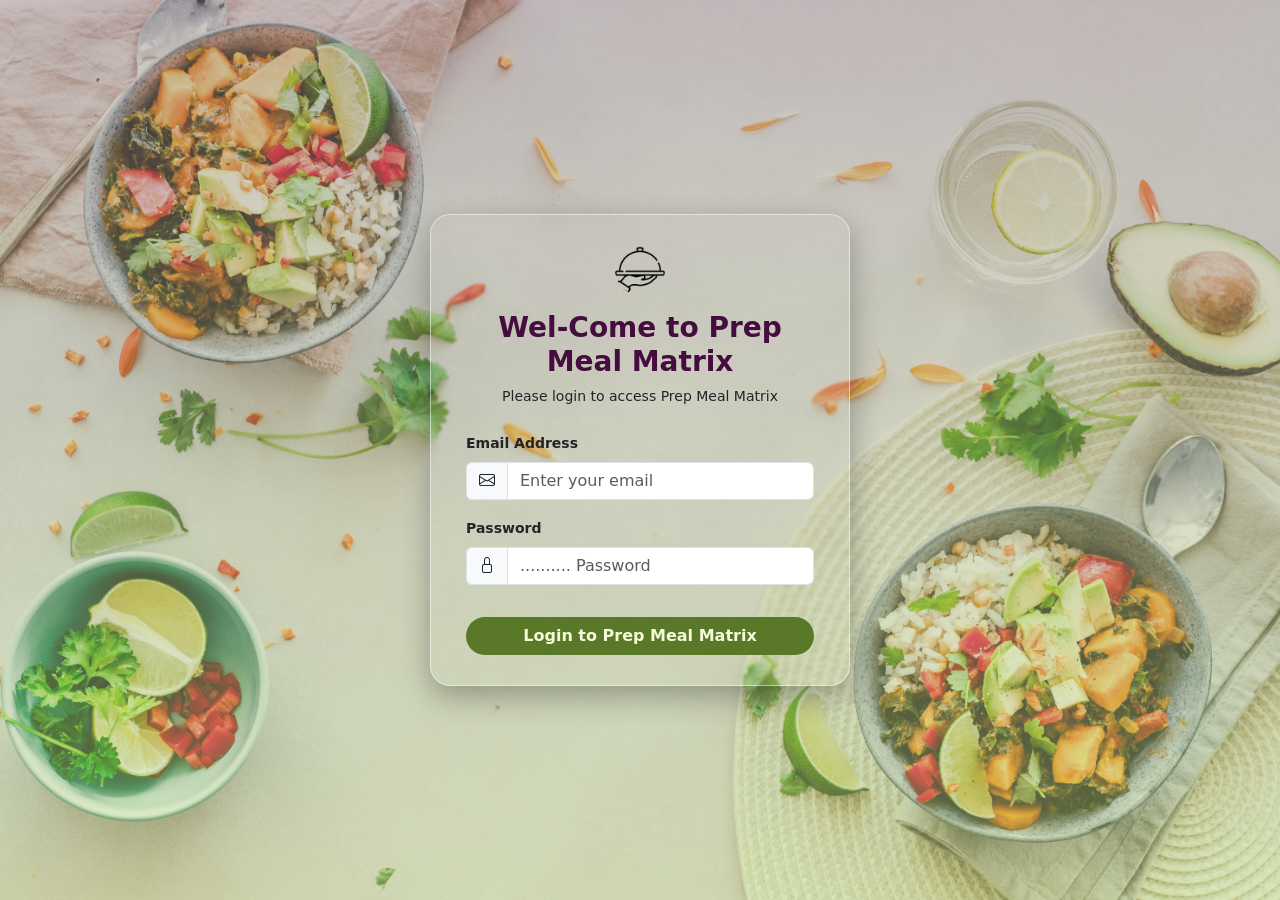
<file: index.html>
<!DOCTYPE html>
<html lang="en">
<head>
    <meta charset="UTF-8">
    <meta name="viewport" content="width=device-width, initial-scale=1.0">
    <link rel="icon" type="image" href="login icon (2).png">
     
     <!-- Bootstrap links -->
    <link href="https://cdn.jsdelivr.net/npm/bootstrap@5.0.2/dist/css/bootstrap.min.css" rel="stylesheet" integrity="sha384-EVSTQN3/azprG1Anm3QDgpJLIm9Nao0Yz1ztcQTwFspd3yD65VohhpuuCOmLASjC" crossorigin="anonymous">
    <link rel="stylesheet" href="https://cdn.jsdelivr.net/npm/bootstrap-icons@1.11.3/font/bootstrap-icons.min.css">
    <!-- css link -->
     <link rel="stylesheet" href="index.css">
    <title>Login-Mealplaner</title>
 
</head>
<body>
    <div class="login-card text-center">
        <!-- logo  -->
        <img src="Logo Icons (3).png" alt="company logo" class="rounded-pill mb-3">
        <h3 class="fw-bold">Wel-Come to Prep Meal Matrix</h3>
        <p class="small mb-4">Please login to access Prep Meal Matrix</p>

        <!-- form banava mate and Action attribute -->
         <form action="MealPlaner.html" method="get">
            <div class="mb-3 text-start">
                <label class="form-label small fw-bold">Email Address</label>
                <div class="input-group">
                    <span class="input-group-text">
                        <i class="bi bi-envelope"></i>
                    </span>
                    <input class="form-control" type="email" placeholder="Enter your email" required>
                </div>
            </div>
            <div class="mb-3 text-start">
                <label class="form-label small fw-bold">Password</label>
                <div class="input-group">
                    <span class="input-group-text">
                        <i class="bi bi-lock"></i>
                    </span>
                    <input class="form-control" type="password" placeholder=".......... Password" required>
                </div>
            </div>
            <!-- submit button je click karva thi website open thase -->
            <button type="submit" class="btn login-btn w-100  rounded-pill mt-3">Login to Prep Meal Matrix</button>
         </form>
    </div>
</body>
</html>
</file>
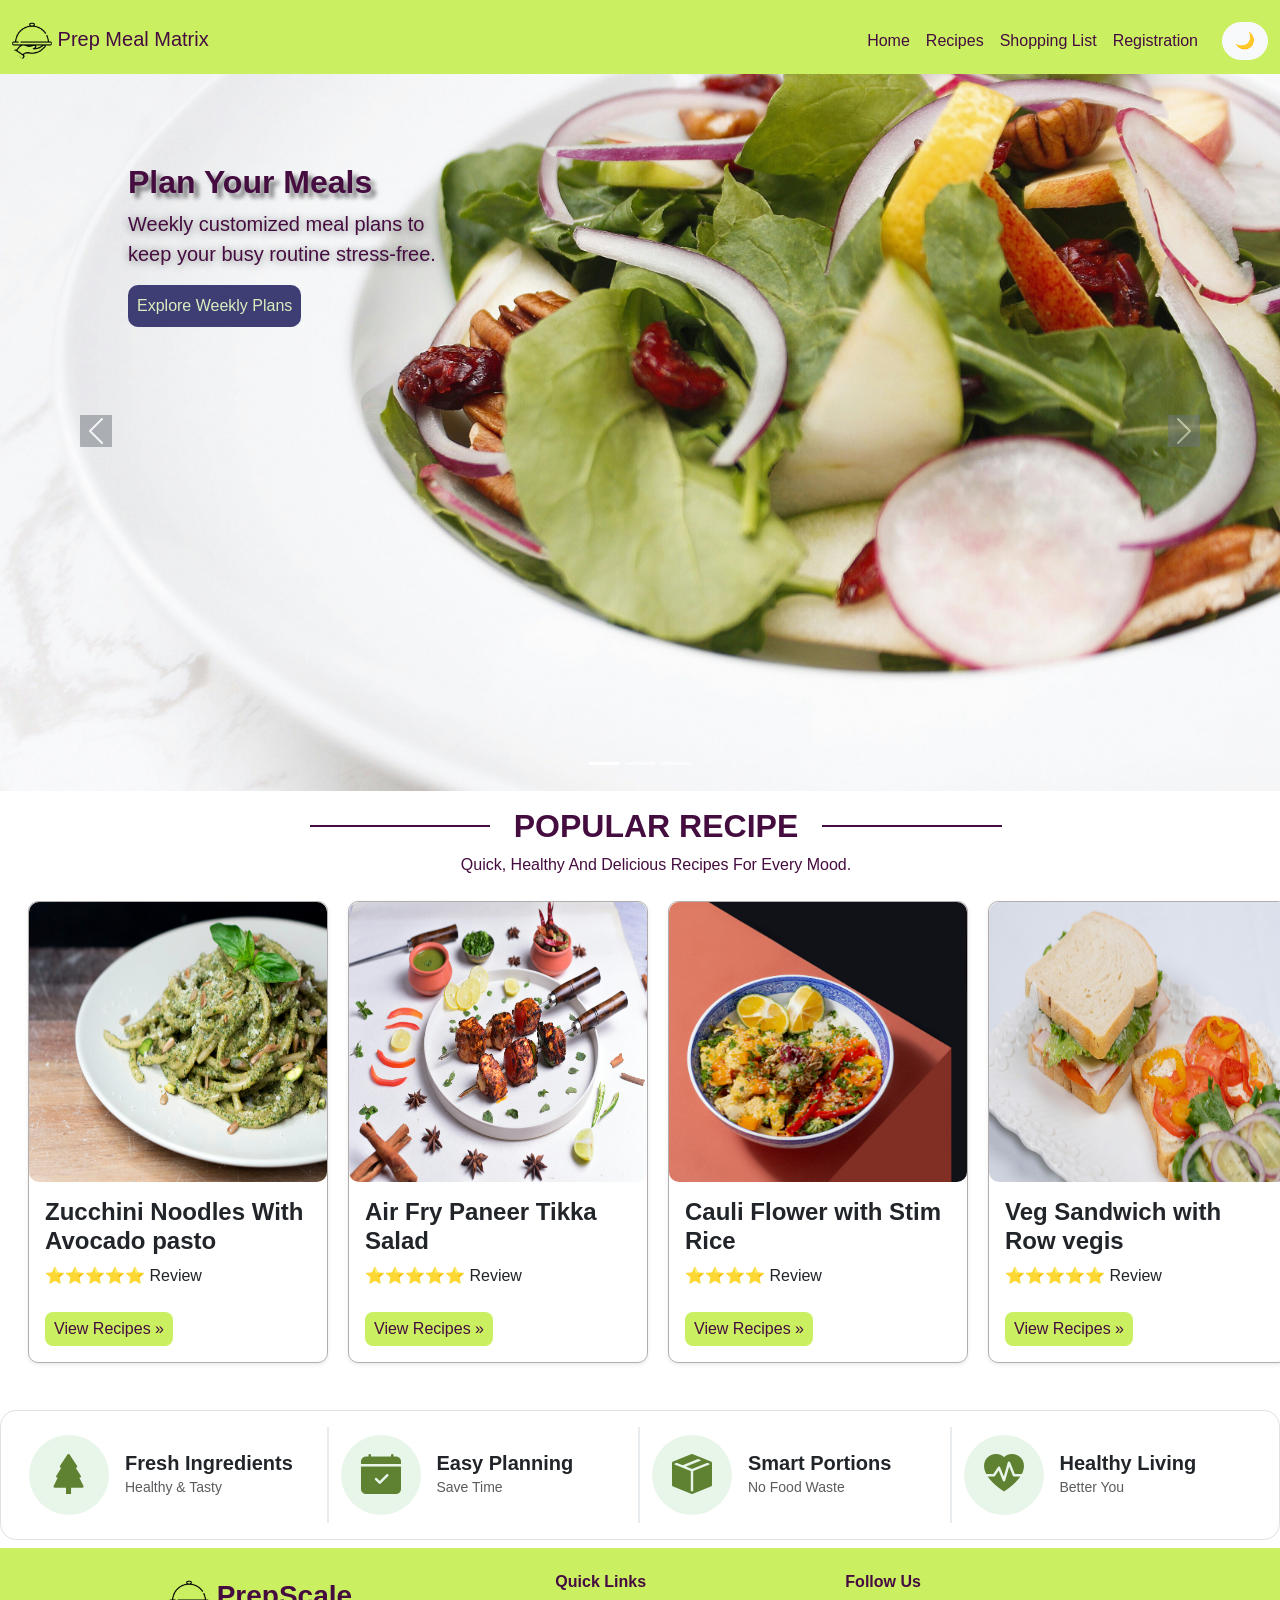
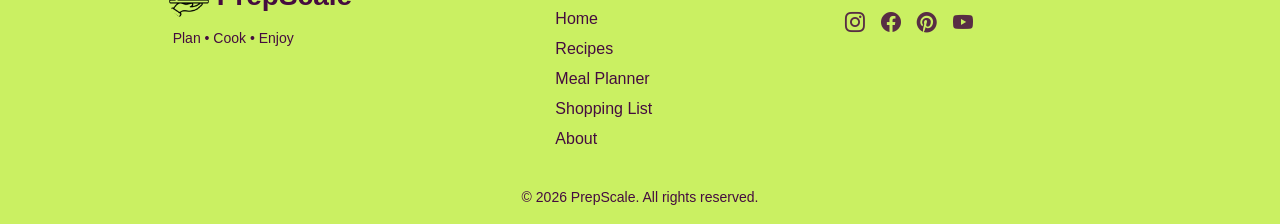
<file: MealPlaner.html>
<!DOCTYPE html>
    <html lang="en">
    <head>
        <meta charset="UTF-8">
        <meta name="viewport" content="width=device-width, initial-scale=1.0">
        <link rel="icon" type="image" href="logo icon 1.png">
        <!-- Bootstrap links -->
        <link href="https://cdn.jsdelivr.net/npm/bootstrap@5.0.2/dist/css/bootstrap.min.css" rel="stylesheet" integrity="sha384-EVSTQN3/azprG1Anm3QDgpJLIm9Nao0Yz1ztcQTwFspd3yD65VohhpuuCOmLASjC" crossorigin="anonymous">
        <link rel="stylesheet" href="https://cdn.jsdelivr.net/npm/bootstrap-icons@1.11.3/font/bootstrap-icons.min.css">
        <!-- mealplaner css ni link -->
        <link rel="stylesheet" href="MealPlaner.css">
        <title>Prep Meal Matrix</title>
    </head>
    <body>
    <!-- navbar  -->
    <nav class="navbar navbar-expand-lg navbar-dark bg-color pt-lg-3 fixed-top">
        <div class="container-fluid">
            <a class="navbar-brand" href="#">
                <img src="Logo Icons (3).png" alt="Logo" style="width:40px;" class="rounded-pill">
                Prep Meal Matrix </a>
            <button class="navbar-toggler" type="button" data-bs-toggle="collapse" data-bs-target="#myNavbar">
                <span class="navbar-toggler-icon"></span>
            </button>
            <div class="collapse navbar-collapse" id="myNavbar">
                <ul class="navbar-nav ms-auto mb-2 mb-lg-0">
                    <li class="nav-item dropdown">
                        <a class="nav-link" href="#" role="button" data-bs-toggle="dropdown">Home</a>
                        <!-- Dropdown mate ul lagavyo che -->
                        <ul class="dropdown-menu">
                            <li class="dropdown-item"><a href="#home-section" class="dropdown-link">Home</a></li>
                            <li class="dropdown-item"><a href="#about-section" class="dropdown-link" data-bs-toggle="collapse">About Us</a></li>
                            <li class="dropdown-item"><a href="#contact-section" class="dropdown-link" data-bs-toggle="collapse">Contact Us </a></li>
                        </ul>
                    </li>
                    <li class="nav-item">
                        <a class="nav-link" href="./PagesFolder/RecipesMealplaner.html">Recipes</a>
                    </li>
                    <li class="nav-item">
                        <a class="nav-link" href="./PagesFolder/ShoppingMealplaner.html">Shopping List</a>
                    </li>
                    <li class="nav-item">
                        <a class="nav-link" href="./PagesFolder/RegistrationForm.html">Registration</a>
                    </li>
                </ul>
                <!-- Theme Button -->
                <button class="btn btn-light rounded-pill ms-lg-3" data-bs-toggle="tooltip" title="Light/Dark Theam">
                    🌙
                </button>
            </div>
        </div>
    </nav>

    <!-- 1st Hero Section -->
    <section class="hero mt-5">
        <div class="container-fluid p-0">
            <!-- Carousel -->
            <div id="slidbar" class="carousel slide mt-2" data-bs-ride="carousel">
                <!-- Indicators and dots je left and right ma arow aavse and bottom ma dots aave te -->
                <div class="carousel-indicators">
                    <button class="active" type="button" data-bs-target="#demo" data-bs-slide-to="0"></button>
                    <button type="button" data-bs-target="#slidbar" data-bs-slide-to="1"></button>
                    <button type="button" data-bs-target="#slidbar" data-bs-slide-to="2"></button>
                </div>
                <!-- The slideshow/carousel image je slid karta show thase te -->
                <div class="carousel-inner">
                        <div class="carousel-item active">
                            <img src="hero section img (6).jpg" class="carousel-img img-fluid" alt="diet bowl img">
                            <div class="carousel-caption flex-column justify-content-center align-items-center">
                                <h2>Plan Your Meals</h2>
                                <p>Weekly customized meal plans to <br> keep your busy routine stress-free.</p>
                                <a href="#" class="btn btn-sm p-2">Explore Weekly Plans</a>
                            </div>
                        </div>
                        <div class="carousel-item">
                            <img src="hero section img (9).jpg" class="carousel-img img-fluid" alt="diet meal img">
                            <div class="carousel-caption flex-column justify-content-center align-items-center">
                                <h2>Eat Fresh, Stay Healthy</h2>
                                <p>Balanced, nutritious, and delicious <br> recipes tailored for your body.</p>
                                <a href="#" class="btn btn-sm p-2">View Healthy Recipes</a>
                            </div>
                        </div>
                        <div class="carousel-item">
                            <img src="hero section img (8).jpg" class="carousel-img img-fluid" alt="diet meal img">
                            <div class="carousel-caption flex-column justify-content-center align-items-center">
                                <h2>Smart Cooking, Zero Food Waste</h2>
                                <p>Organized grocery lists to help you save <br> money and cook smartly.</p>
                                <a href="#" class="btn btn-sm p-2">Get Started Free</a>
                            </div>
                        </div>
                    <!-- Left and right controls/icons  button je aerrow type batavse -->
                        <button class="carousel-control-prev " type="button" data-bs-target="#slidbar" data-bs-slide="prev">
                            <span class="carousel-control-prev-icon bg-secondary"></span>
                        </button>
                        <button class="carousel-control-next" type="button" data-bs-target="#slidbar" data-bs-slide="next">
                            <span class="carousel-control-next-icon bg-secondary"></span>
                        </button>
                    </div>
            </div>
        </div>
    </section>

    <!-- card section  -->
    <section>
        <div class="container-fluid m-3">
            <div class="d-flex justify-content-center align-items-center m-2">
                <!-- span ane h2 na class ma line and linefont name che css ma style aapva mate aapiyu che  -->
                <span class=" line d-inline-block"></span>
                <h2 class=" linefont px-4 mb-0 text-uppercase fw-bold text-center">Popular Recipe</h2>
                <span class=" line d-inline-block"></span>
            </div>
            <p class="text-center linefont mb-4">Quick, Healthy And Delicious Recipes For Every Mood.</p>
            <!-- Cards Grid Row (Responsive Columns) -->
            <div class="row ">
                <!-- first card -->
                 <div class="col-12 col-sm-6 col-lg-3">
                    <div class="card h-80 shadow-sm ">
                        <img src="Zucchini Noodles with Avocado Pesto (2).jpg" class="card-img-top" alt="recipes image">
                        <div class="card-body d-flex flex-column justify-content-between">
                            <div>
                                <h4 class="card-title fw-bold"> Zucchini Noodles With Avocado pasto</h4>
                                <p class="card-text mb-2"><span>⭐⭐⭐⭐⭐</span> Review</p>
                            </div>
                            <a href="./PagesFolder/All Recipes page/Zuc Noodles.html" class="btn btn-sm mt-3 align-self-start"> View Recipes &raquo;</a>
                        </div>
                    </div>
                </div>    
                <!-- second card -->
                 <div class="col-12 col-sm-6 col-lg-3">
                     <div class="card h-80 shadow-sm ">
                        <img src="Air-Fryer Paneer Tikka & Salad (3).jpg" class="card-img-top" alt="recipes image">
                        <div class="card-body d-flex flex-column justify-content-between">
                            <div>
                               <h4 class="card-title fw-bold"> Air Fry Paneer Tikka Salad</h4>
                               <p class="card-text  mb-2"><span>⭐⭐⭐⭐⭐</span> Review</p>
                            </div>
                            <a href="/PagesFolder/All Recipes page/Fry Paneer.html" class="btn btn-sm mt-3 align-self-start"> View Recipes &raquo;</a>
                        </div>
                    </div>
                </div>
                <!-- third card -->
                 <div class="col-12 col-sm-6 col-lg-3">
                    <div class="card  h-80 shadow-sm">
                       <img src="Cauliflower Rice & Stir-Fry Veggies.jpg" class="card-img-top" alt="recipes image">
                       <div class="card-body  d-flex flex-column justify-content-between">
                            <div>
                               <h4 class="card-title fw-bold"> Cauli Flower with Stim Rice</h4>
                               <p class="card-text mb-2"><span>⭐⭐⭐⭐</span>  Review</p>
                           </div>
                           <a href="/PagesFolder/All Recipes page/Cauli Flower.html" class="btn btn-sm mt-3 align-self-start"> View Recipes &raquo;</a>
                       </div>
                    </div>
                </div>
                <!-- fourth div -->
                 <div class="col-12 col-sm-6 col-lg-3">
                     <div class="card  h-80 shadow-sm">
                        <img src="veg sandwich.jpg" class="card-img-top" alt="recipes image">
                        <div class="card-body d-flex flex-column justify-content-between">
                            <div>
                               <h4 class="card-title fw-bold"> Veg Sandwich with Row vegis</h4>
                               <p class="card-text mb-2"><span>⭐⭐⭐⭐⭐</span> Review</p>
                            </div>
                            <a href="/PagesFolder/All Recipes page/Veg Sandwich.html" class="btn btn-sm mt-3 align-self-start"> View Recipes &raquo;</a>
                        </div>
                    </div>
                </div>
            </div>    
        </div>
    </section>
    

    <!-- third section about contact home  -->

    <section id="home-section" class="hero mt-3">
       
    </section>

    <!-- about section -->
    <section id="about-section" class="collapse py-5 ">
        <div class="container text-center">
            <h2 class="fw-bold mb-3">About Us</h2>
            <p class="mx-auto" style="max-width: 700px;">
                Prep Meal Matrix helps you streamline your weekly meal prep with healthy, balanced, and easy-to-cook recipes. We make meal planning simple, saving you time and avoiding food waste.
            </p>
        </div>
    </section>

    <!-- contact us section -->
   <section id="contact-section" class="collapse py-5 mt-3">
    <div class="container">
        <h2 class="fw-bold text-center mb-4">Contact Us</h2>
        <div class="row justify-content-center">
            <div class="col-md-6">
                <form action="" method="get">
                    <div class="mb-3">
                        <label class="form-label">Name</label>
                        <input type="text" name="full name"  class="form-control" placeholder="Enter Your Name" required>
                    </div>
                    <div class="mb-3">
                        <label class="form-label">Email</label>
                        <input type="email" name="email"  class="form-control" placeholder="name@example.com" required>
                    </div>
                    <div class="mb-3">
                        <label class="form-label">Message</label>
                        <textarea class="form-control" name="message" rows="3" placeholder="Hoe Can we help you?" required></textarea>
                    </div>
                    <button type="submit" class="btn login-btn w-100  rounded-pill mt-3">Submit</button>
                </form>
            </div>
        </div>
    </div>
   </section>


    <!-- section fourth  icon with hading text -->

    <section>
        <div class="container-fluid mt-3">
            <div class="row align-items-center  rounded-4 p-3 border">
                <!-- Fresh Ingrediants -->
                <div class="col-lg-3 col-md-6 d-flex align-items-center border-end-lg py-2">
                    <div class="icon-circle me-3">
                        <i class="bi bi-tree-fill"></i>
                    </div>
                    <div>
                        <h5 class="fw-bold mb-0 text-dark">Fresh Ingredients</h5>
                        <small class="text-muted">Healthy & Tasty</small>
                    </div>
                </div>
                <!-- Esay Plannig -->
                <div class="col-lg-3 col-md-6 d-flex align-items-center border-end-lg py-2">
                    <div class="icon-circle me-3">
                        <i class="bi bi-calendar-check-fill"></i>
                    </div>
                    <div>
                        <h5 class="fw-bold mb-0 text-dark">Easy Planning</h5>
                        <small class="text-muted">Save Time</small>
                    </div>
                </div>
                <!-- Smart Portions -->
                 <div class="col-lg-3 col-md-6 d-flex align-items-center border-end-lg py-2">
                    <div class="icon-circle me-3">
                        <i class="bi bi-box-seam-fill"></i>
                    </div>
                    <div>
                        <h5 class="fw-bold mb-0 text-dark">Smart Portions</h5>
                        <small class="text-muted">No Food Waste</small>
                    </div>
                </div>
                   
                <!-- Healthy Living -->
                 <div class="col-lg-3 col-md-6 d-flex align-items-center border-end-md py-2">
                    <div class="icon-circle me-3">
                        <i class="bi bi-heart-pulse-fill"></i>
                    </div>
                    <div>
                        <h5 class="fw-bold mb-0 text-dark">Healthy Living</h5>
                        <small class="text-muted">Better You</small>
                    </div>
                </div>
            </div>
        </div>
    </section>


    <!-- footer section -->
     <footer class="custom-footer pt-4 mt-2 pb-3">
        <div class="container-fluid">
            <div class="row justify-content-center  ms-5 me-5 align-items-start">
                <!-- logo ane tagline mate -->
                <div class="col-lg-4 col-md-6">
                    <div class="d-flex align-items-center mb-2">
                        <!-- bootstrap logo -->
                        <i class="fs-2 me-2 "> <img src="Logo Icons (3).png" alt="Logo" style="width:40px;" class="rounded-pill"></i>
                        <h3 class="fw-bold mb-0">PrepScale</h3>
                    </div>
                    <p class="small ms-1 mb-0 "> Plan • Cook • Enjoy </p>
                </div>
                <!-- links mate section -->
                 <div class="col-lg-3 col-md-6">
                    <h6 class="fw-bold mb-3">Quick Links</h6>
                    <ul class="list-unstyled footer-links">
                        <li><a href="#">Home</a></li>
                        <li><a href="#">Recipes</a></li>
                        <li><a href="#">Meal Planner</a></li>
                        <li><a href="#">Shopping List</a></li>
                        <li><a href="#">About</a></li>
                    </ul>
                 </div>
                 <!-- social media links -->
                  <div class="col-lg-3 col-md-6">
                     <h6 class="fw-bold mb-3">Follow Us</h6>
                     <div class="d-flex gap-3 social-icons">
                       <a href="#"><i class="bi bi-instagram fs-5"></i></a>
                       <a href="#"><i class="bi bi-facebook fs-5"></i></a>
                       <a href="#"><i class="bi bi-pinterest fs-5"></i></a>
                       <a href="#"><i class="bi bi-youtube fs-5"></i></a>
                     </div>
                  </div>
                  
            </div>
            <!-- botom ma last copy right mateni line  -->
             <div class="row mt-1 pt-3 ">
                <div class="col-12 text-center">
                    <p class="small mb-0">© 2026 PrepScale. All rights reserved.</p>
                </div>
             </div>
        </div>
     </footer>








    <!-- Bootstrap ni javascript links -->
    <script src="https://cdn.jsdelivr.net/npm/@popperjs/core@2.9.2/dist/umd/popper.min.js" integrity="sha384-IQsoLXl5PILFhosVNubq5LC7Qb9DXgDA9i+tQ8Zj3iwWAwPtgFTxbJ8NT4GN1R8p" crossorigin="anonymous"></script>
    <script src="https://cdn.jsdelivr.net/npm/bootstrap@5.0.2/dist/js/bootstrap.min.js" integrity="sha384-cVKIPhGWiC2Al4u+LWgxfKTRIcfu0JTxR+EQDz/bgldoEyl4H0zUF0QKbrJ0EcQF" crossorigin="anonymous"></script>
    </body>
    </html>
</file>
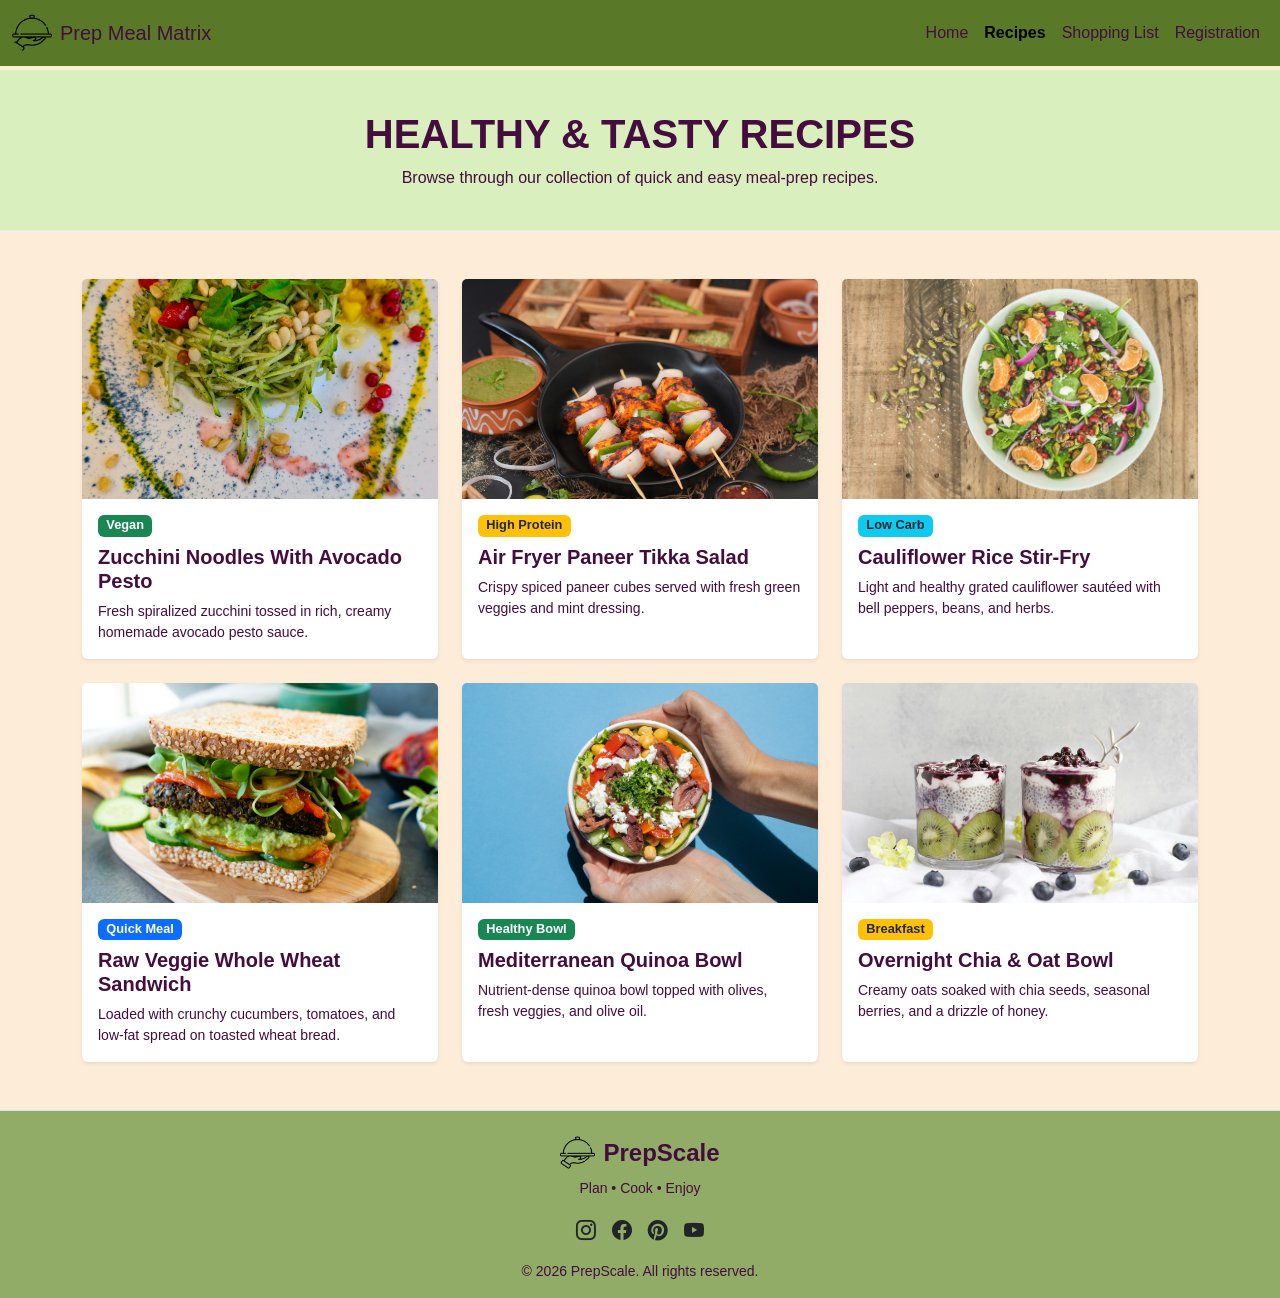
<file: PagesFolder/RecipesMealplaner.html>
<!DOCTYPE html>
    <html lang="en">
    <head>
        <meta charset="UTF-8">
        <meta name="viewport" content="width=device-width, initial-scale=1.0">
        <link rel="icon" type="image" href="recipes icon (2).png">
        <!-- Bootstrap links -->
        <link href="https://cdn.jsdelivr.net/npm/bootstrap@5.0.2/dist/css/bootstrap.min.css" rel="stylesheet" integrity="sha384-EVSTQN3/azprG1Anm3QDgpJLIm9Nao0Yz1ztcQTwFspd3yD65VohhpuuCOmLASjC" crossorigin="anonymous">
        <link rel="stylesheet" href="https://cdn.jsdelivr.net/npm/bootstrap-icons@1.11.3/font/bootstrap-icons.min.css">
        <!-- mealplaner css ni link -->
        <link rel="stylesheet" href="RecipesMealplaner.css">
        <title>Recipes PrepMeal Matrix</title>
    </head>
    <body>
    <!-- navbar  -->
<!-- Navbar -->
    <nav class="navbar navbar-expand-lg  fixed-top">
        <div class="container-fluid">
            <a class="navbar-brand d-flex align-items-center text-decoration-none" href="#">
                <img src="/Logo Icons (3).png" alt="Logo" class="rounded-pill me-2">
                Prep Meal Matrix
            </a>
            <!-- Mobile Toggler Button (Small screen mate 3 line vadu button) -->
        <button class="navbar-toggler " type="button" data-bs-toggle="collapse" data-bs-target="#myNavbar">
            <span class="navbar-toggler-icon "></span>
        </button>

            <div class="collapse navbar-collapse" id="myNavbar">
                <ul class="navbar-nav ms-auto mb-2 mb-lg-0 text-decoration-none">
                    <li class="nav-item"><a class="nav-link" href="/MealPlaner.html">Home</a></li>
                    <li class="nav-item"><a class="nav-link active fw-bold" href="#">Recipes</a></li>
                    <li class="nav-item"><a class="nav-link" href="ShoppingMealplaner.html">Shopping List</a></li>
                    <li class="nav-item"><a class="nav-link" href="RegistrationForm.html">Registration</a></li>
                </ul>
            </div>
        </div>
    </nav>

    <!-- Header Section -->
    <section class="recipe-header text-center">
        <div class="container">
            <h1 class="fw-bold text-uppercase">Healthy & Tasty Recipes</h1>
            <p class="mb-0">Browse through our collection of quick and easy meal-prep recipes.</p>
        </div>
    </section>

    <!-- Recipes Cards Grid Section -->
    <section class="py-5">
        <div class="container">
            <div class="row g-4">
                
                <!-- Recipe 1 -->
                <div class="col-12 col-sm-6 col-lg-4">
                    <div class="card recipe-card h-100 shadow-sm border-0">
                        <img src="Zucchini Noodles with Avocado Pesto (1).jpg" class="card-img-top" alt="Zucchini Noodles">
                        <div class="card-body d-flex flex-column">
                            <div class="d-flex justify-content-between align-items-center mb-2">
                                <span class="badge bg-success recipe-badge">Vegan</span>
                            </div>
                            <h5 class="card-title fw-bold">Zucchini Noodles With Avocado Pesto</h5>
                            <p class="card-text  small flex-grow-1">Fresh spiralized zucchini tossed in rich, creamy homemade avocado pesto sauce.</p>
                        </div>
                    </div>
                </div>

                <!-- Recipe 2 -->
                <div class="col-12 col-sm-6 col-lg-4">
                    <div class="card recipe-card h-100 shadow-sm border-0">
                        <img src="Air-Fryer Paneer Tikka & Salad (1).jpg" class="card-img-top" alt="Paneer Tikka">
                        <div class="card-body d-flex flex-column">
                            <div class="d-flex justify-content-between align-items-center mb-2">
                                <span class="badge bg-warning text-dark recipe-badge">High Protein</span>
                            </div>
                            <h5 class="card-title fw-bold">Air Fryer Paneer Tikka Salad</h5>
                            <p class="card-text  small flex-grow-1">Crispy spiced paneer cubes served with fresh green veggies and mint dressing.</p>
                         </div>
                    </div>
                </div>

                <!-- Recipe 3 -->
                <div class="col-12 col-sm-6 col-lg-4">
                    <div class="card recipe-card h-100 shadow-sm border-0">
                        <img src="hero section img (7).jpg" class="card-img-top" alt="Cauliflower Rice">
                        <div class="card-body d-flex flex-column">
                            <div class="d-flex justify-content-between align-items-center mb-2">
                                <span class="badge bg-info text-dark recipe-badge">Low Carb</span>
                            </div>
                            <h5 class="card-title fw-bold">Cauliflower Rice Stir-Fry</h5>
                            <p class="card-text  small flex-grow-1">Light and healthy grated cauliflower sautéed with bell peppers, beans, and herbs.</p>
                        </div>
                    </div>
                </div>

                <!-- Recipe 4 -->
                <div class="col-12 col-sm-6 col-lg-4">
                    <div class="card recipe-card h-100 shadow-sm border-0">
                        <img src="Ragi sendwich.jpg" class="card-img-top" alt="Veg Sandwich">
                        <div class="card-body d-flex flex-column">
                            <div class="d-flex justify-content-between align-items-center mb-2">
                                <span class="badge bg-primary recipe-badge">Quick Meal</span>
                            </div>
                            <h5 class="card-title fw-bold">Raw Veggie Whole Wheat Sandwich</h5>
                            <p class="card-text  small flex-grow-1">Loaded with crunchy cucumbers, tomatoes, and low-fat spread on toasted wheat bread.</p>
                        </div>
                    </div>
                </div>

                <!-- Recipe 5 -->
                <div class="col-12 col-sm-6 col-lg-4">
                    <div class="card recipe-card h-100 shadow-sm border-0">
                        <img src="Quinoa Bowl.jpg" class="card-img-top" alt="Diet Bowl">
                        <div class="card-body d-flex flex-column">
                            <div class="d-flex justify-content-between align-items-center mb-2">
                                <span class="badge bg-success recipe-badge">Healthy Bowl</span>
                            </div>
                                <h5 class="card-title fw-bold">Mediterranean Quinoa Bowl</h5>
                                <p class="card-text small flex-grow-1">Nutrient-dense quinoa bowl topped with olives, fresh veggies, and olive oil.</p>
                        </div>
                    </div>
                </div>

                <!-- Recipe 6 -->
                <div class="col-12 col-sm-6 col-lg-4">
                    <div class="card recipe-card h-100 shadow-sm border-0">
                        <img src="Chia and oat bowl.jpg" class="card-img-top" alt="Fruit Oats">
                        <div class="card-body d-flex flex-column">
                            <div class="d-flex justify-content-between align-items-center mb-2">
                                <span class="badge bg-warning text-dark recipe-badge">Breakfast</span>
                            </div>
                                <h5 class="card-title fw-bold">Overnight Chia & Oat Bowl</h5>
                                <p class="card-text small flex-grow-1">Creamy oats soaked with chia seeds, seasonal berries, and a drizzle of honey.</p>
                        </div>
                    </div>
                </div>

            </div>
        </div>
    </section>

    <!-- Simple Centered Footer -->
    <footer class="custom-footer pt-4 pb-3 border-top">
        <div class="container text-center">
            <div class="d-flex justify-content-center align-items-center mb-2">
                <img src="/Logo Icons (3).png" alt="Logo" class="me-2">
                <h4 class="fw-bold mb-0">PrepScale</h4>
            </div>
            <p class="small mb-3">Plan • Cook • Enjoy</p>
            <div class="d-flex justify-content-center gap-3 mb-3">
                <a href="#" class="text-dark"><i class="bi bi-instagram fs-5"></i></a>
                <a href="#" class="text-dark"><i class="bi bi-facebook fs-5"></i></a>
                <a href="#" class="text-dark"><i class="bi bi-pinterest fs-5"></i></a>
                <a href="#" class="text-dark"><i class="bi bi-youtube fs-5"></i></a>
            </div>
            <p class="small mb-0 ">© 2026 PrepScale. All rights reserved.</p>
        </div>
    </footer>








    <!-- Bootstrap ni javascript links -->
    <script src="https://cdn.jsdelivr.net/npm/@popperjs/core@2.9.2/dist/umd/popper.min.js" integrity="sha384-IQsoLXl5PILFhosVNubq5LC7Qb9DXgDA9i+tQ8Zj3iwWAwPtgFTxbJ8NT4GN1R8p" crossorigin="anonymous"></script>
    <script src="https://cdn.jsdelivr.net/npm/bootstrap@5.0.2/dist/js/bootstrap.min.js" integrity="sha384-cVKIPhGWiC2Al4u+LWgxfKTRIcfu0JTxR+EQDz/bgldoEyl4H0zUF0QKbrJ0EcQF" crossorigin="anonymous"></script>
    </body>
    </html>
</file>
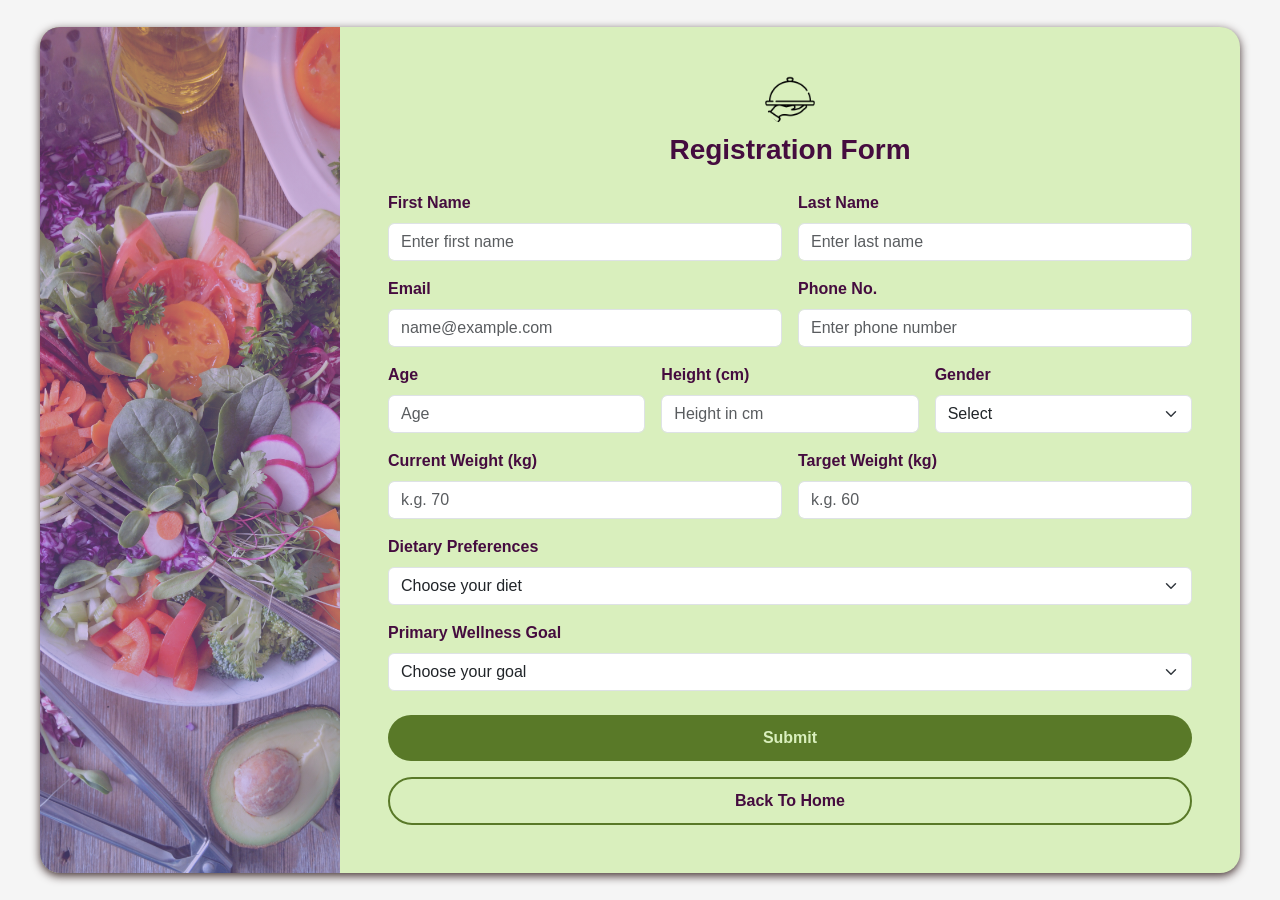
<file: PagesFolder/RegistrationForm.html>
<!DOCTYPE html>
<html lang="en">
<head>
    <meta charset="UTF-8">
    <meta name="viewport" content="width=device-width, initial-scale=1.0">
    <link rel="icon" type="image" href="registration logo (1).png">
      <!-- Bootstrap links -->
    <link href="https://cdn.jsdelivr.net/npm/bootstrap@5.0.2/dist/css/bootstrap.min.css" rel="stylesheet" integrity="sha384-EVSTQN3/azprG1Anm3QDgpJLIm9Nao0Yz1ztcQTwFspd3yD65VohhpuuCOmLASjC" crossorigin="anonymous">
    <link rel="stylesheet" href="https://cdn.jsdelivr.net/npm/bootstrap-icons@1.11.3/font/bootstrap-icons.min.css">
    <!-- css link -->
     <link rel="stylesheet" href="RegistrationForm.css">
    <title>Registration Form</title>
</head>
<body> 
    <!-- main div jema 2 div aavese left and right  -->
<div class="register-container">
    <div class="row g-0">
            <!-- 1st Div: Left Side Image vado part  -->
            <div class="col-lg-3 d-none d-lg-block img-side">
                <!-- Ahiya image background ma cover thase -->
                
            </div>

           <!-- 2nd div: jema form aavse right side -->
            <div class="col-lg-9 form-side p-5">
                <img src="/Logo Icons (3).png" alt="Logo" class="rounded-pill d-block mx-auto mb-2">
                <h3 class="form-title text-center fw-bold mb-4">Registration Form</h3>
                <form action="">
                    <!-- Row 1: First Name & Last Name -->
                    <div class="row g-3 mb-3">
                        <div class="col-md-6">
                            <label class="form-label fw-bold">First Name</label>
                            <input type="text" class="form-control" placeholder="Enter first name" required>
                        </div>
                        <div class="col-md-6">
                            <label class="form-label fw-bold">Last Name</label>
                            <input type="text" class="form-control" placeholder="Enter last name" required>
                        </div>
                    </div>
                    <!-- Row 2: Email & Phone No -->
                    <div class="row g-3 mb-3">
                        <div class="col-md-6 ">
                            <label class="form-label fw-bold">Email</label>
                            <input type="email" class="form-control" placeholder="name@example.com" required>
                        </div>
                        <div class="col-md-6">
                            <label class="form-label fw-bold">Phone No.</label>
                            <input type="tel" class="form-control" placeholder="Enter phone number" required>
                        </div>
                    </div>
                    <!-- Row 3: Age, Height, Gender -->
                    <div class="row g-3 mb-3">
                        <div class="col-md-4">
                            <label class="form-label fw-bold">Age</label>
                            <input type="number" class="form-control" placeholder="Age" required>
                        </div>
                        <div class="col-md-4">
                            <label class="form-label fw-bold">Height (cm)</label>
                            <input type="number" class="form-control" placeholder="Height in cm" required>
                        </div>
                        <div class="col-md-4">
                            <label class="form-label fw-bold">Gender</label>
                            <select class="form-select" required>
                                <option value="" selected disabled>Select</option>
                                <option value="male">Male</option>
                                <option value="female">Female</option>
                                <option value="other">Other</option>
                            </select>
                        </div>
                    </div>
                    <!-- Row 4: Current Weight & Target Weight -->
                    <div class="row g-3 mb-3 ">
                        <div class="col-md-6">
                            <label class="form-label fw-bold">Current Weight (kg)</label>
                            <input type="number" class="form-control" placeholder="k.g. 70" required>
                        </div>
                        <div class="col-md-6">
                            <label class="form-label fw-bold">Target Weight (kg)</label>
                            <input type="number" class="form-control" placeholder="k.g. 60" required>
                        </div>
                    </div>
                    <!-- Row 5: Dietary Preferences -->
                    <div class="mb-3">
                        <label class="form-label fw-bold">Dietary Preferences</label>
                        <select class="form-select" required>
                            <option value="" selected disabled>Choose your diet</option>
                            <option value="veg">Vegetarian</option>
                            <option value="non-veg">Non-Vegetarian</option>
                            <option value="vegan">Vegan</option>
                            <option value="jain">Jain</option>
                        </select>
                    </div>
                    <!-- Row 6: Primary Wellness Goal -->
                    <div class="mb-4">
                        <label class="form-label fw-bold">Primary Wellness Goal</label>
                        <select class="form-select" required>
                            <option value="" selected disabled>Choose your goal</option>
                            <option value="weight-loss">Weight Loss</option>
                            <option value="muscle-gain">Muscle Gain</option>
                            <option value="maintain-weight">Maintain Weight / Stay Fit</option>
                            <option value="healthy-diet">Healthy Lifestyle</option>
                        </select>
                    </div>
                    <!-- Submit Button -->
                    <button type="submit" class="btn submit-btn w-100 mb-3">Submit</button>
                    <a href="/MealPlaner.html" class="btn home-btn w-100">Back To Home</a>
                 </form>
            </div>
</div>
        
           
</body>
</html>
</file>
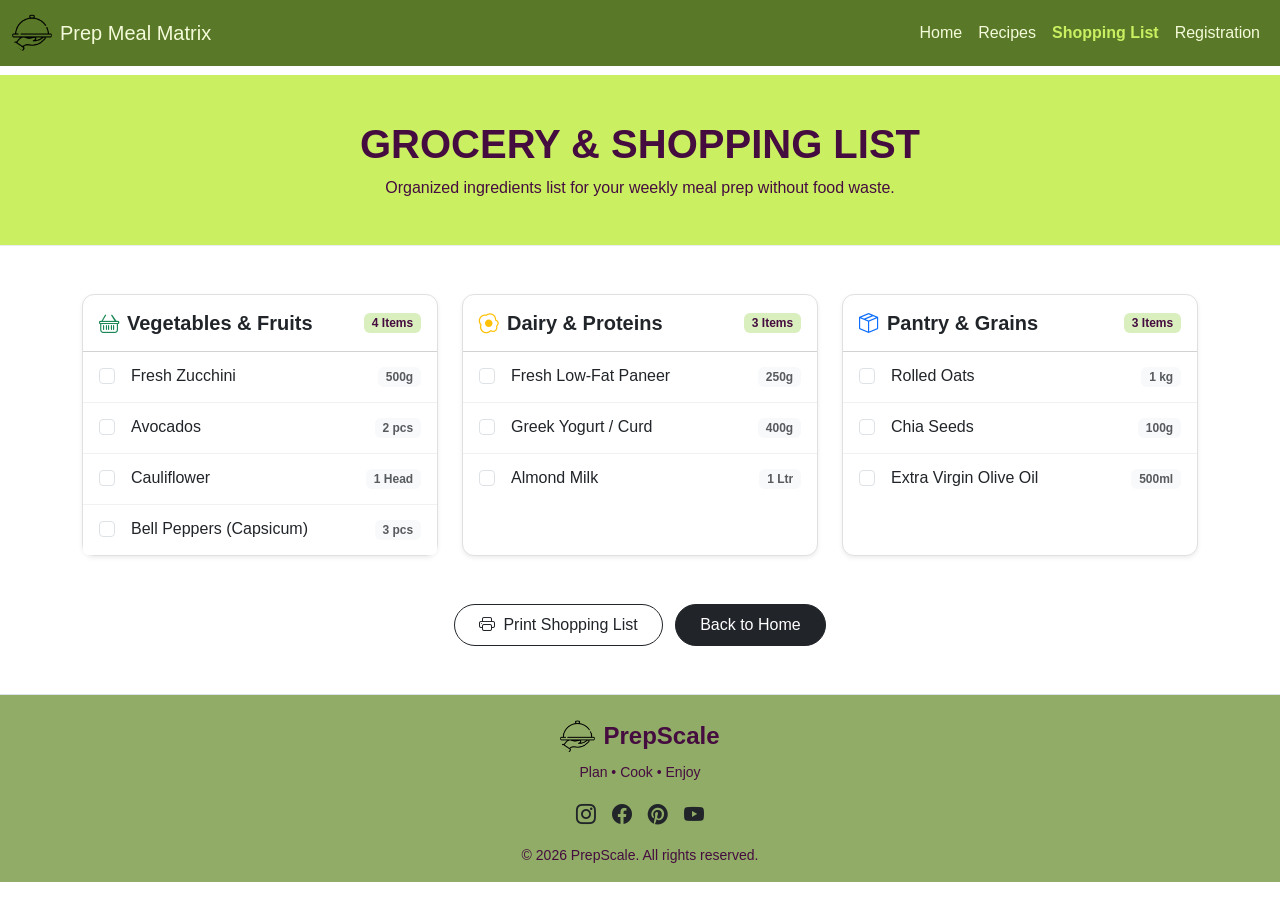
<file: PagesFolder/ShoppingMealplaner.html>
<!DOCTYPE html>
    <html lang="en">
    <head>
        <meta charset="UTF-8">
        <meta name="viewport" content="width=device-width, initial-scale=1.0">
        <link rel="icon" type="image" href="shopping list icon (1).png">
        <!-- Bootstrap links -->
        <link href="https://cdn.jsdelivr.net/npm/bootstrap@5.0.2/dist/css/bootstrap.min.css" rel="stylesheet" integrity="sha384-EVSTQN3/azprG1Anm3QDgpJLIm9Nao0Yz1ztcQTwFspd3yD65VohhpuuCOmLASjC" crossorigin="anonymous">
        <link rel="stylesheet" href="https://cdn.jsdelivr.net/npm/bootstrap-icons@1.11.3/font/bootstrap-icons.min.css">
        <!-- mealplaner css ni link -->
        <link rel="stylesheet" href="ShoppingMealplaner.css">
        <title>Shopping Meal Matrix</title>
    </head>
    <body>
    <!-- navbar  -->
   <nav class="navbar navbar-expand-lg  fixed-top">
        <div class="container-fluid">
            <a class="navbar-brand d-flex align-items-center" href="#">
                <img src="/Logo Icons (3).png" alt="Logo" class="rounded-pill me-2">
                Prep Meal Matrix
            </a>

            <!-- Mobile Toggler Button -->
            <button class="navbar-toggler" type="button" data-bs-toggle="collapse" data-bs-target="#myNavbar">
                <span class="navbar-toggler-icon"></span>
            </button>

            <!-- Navbar Links -->
            <div class="collapse navbar-collapse" id="myNavbar">
                <ul class="navbar-nav ms-auto mb-2 mb-lg-0">
                    <li class="nav-item"><a class="nav-link" href="/MealPlaner.html">Home</a></li>
                    <li class="nav-item"><a class="nav-link" href="RecipesMealplaner.html">Recipes</a></li>
                    <li class="nav-item"><a class="nav-link active fw-bold" href="#">Shopping List</a></li>
                    <li class="nav-item"><a class="nav-link" href="RegistrationForm.html">Registration</a></li>
                </ul>
            </div>
        </div>
    </nav>

    <!-- Header Section -->
    <section class="shopping-header text-center">
        <div class="container">
            <h1 class="fw-bold text-uppercase">Grocery & Shopping List</h1>
            <p class=" mb-0">Organized ingredients list for your weekly meal prep without food waste.</p>
        </div>
    </section>

    <!-- Shopping Content Section -->
    <section class="py-5">
        <div class="container">
            <div class="row g-4 justify-content-center">

                <!-- 1. Fresh Vegetables & Fruits -->
                <div class="col-12 col-md-6 col-lg-4">
                    <div class="card list-card shadow-sm h-100">
                        <div class="card-header bg-transparent d-flex justify-content-between align-items-center py-3">
                            <h5 class="fw-bold mb-0 text-dark"><i class="bi bi-basket text-success me-2"></i>Vegetables & Fruits</h5>
                            <span class="badge category-badge">4 Items</span>
                        </div>
                        <ul class="list-group list-group-flush">
                            <li class="list-group-item d-flex justify-content-between align-items-center">
                                <div class="form-check">
                                    <input class="form-check-input" type="checkbox" id="item1">
                                    <label class="form-check-label ms-2" for="item1">Fresh Zucchini</label>
                                </div>
                                <span class="badge bg-light text-muted">500g</span>
                            </li>
                            <li class="list-group-item d-flex justify-content-between align-items-center">
                                <div class="form-check">
                                    <input class="form-check-input" type="checkbox" id="item2">
                                    <label class="form-check-label ms-2" for="item2">Avocados</label>
                                </div>
                                <span class="badge bg-light text-muted">2 pcs</span>
                            </li>
                            <li class="list-group-item d-flex justify-content-between align-items-center">
                                <div class="form-check">
                                    <input class="form-check-input" type="checkbox" id="item3">
                                    <label class="form-check-label ms-2" for="item3">Cauliflower</label>
                                </div>
                                <span class="badge bg-light text-muted">1 Head</span>
                            </li>
                            <li class="list-group-item d-flex justify-content-between align-items-center">
                                <div class="form-check">
                                    <input class="form-check-input" type="checkbox" id="item4">
                                    <label class="form-check-label ms-2" for="item4">Bell Peppers (Capsicum)</label>
                                </div>
                                <span class="badge bg-light text-muted">3 pcs</span>
                            </li>
                        </ul>
                    </div>
                </div>

                <!-- 2. Dairy & Proteins -->
                <div class="col-12 col-md-6 col-lg-4">
                    <div class="card list-card shadow-sm h-100">
                        <div class="card-header bg-transparent d-flex justify-content-between align-items-center py-3">
                            <h5 class="fw-bold mb-0 text-dark"><i class="bi bi-egg-fried text-warning me-2"></i>Dairy & Proteins</h5>
                            <span class="badge category-badge">3 Items</span>
                        </div>
                        <ul class="list-group list-group-flush">
                            <li class="list-group-item d-flex justify-content-between align-items-center">
                                <div class="form-check">
                                    <input class="form-check-input" type="checkbox" id="item5">
                                    <label class="form-check-label ms-2" for="item5">Fresh Low-Fat Paneer</label>
                                </div>
                                <span class="badge bg-light text-muted">250g</span>
                            </li>
                            <li class="list-group-item d-flex justify-content-between align-items-center">
                                <div class="form-check">
                                    <input class="form-check-input" type="checkbox" id="item6">
                                    <label class="form-check-label ms-2" for="item6">Greek Yogurt / Curd</label>
                                </div>
                                <span class="badge bg-light text-muted">400g</span>
                            </li>
                            <li class="list-group-item d-flex justify-content-between align-items-center">
                                <div class="form-check">
                                    <input class="form-check-input" type="checkbox" id="item7">
                                    <label class="form-check-label ms-2" for="item7">Almond Milk</label>
                                </div>
                                <span class="badge bg-light text-muted">1 Ltr</span>
                            </li>
                        </ul>
                    </div>
                </div>

                <!-- 3. Pantry & Grains -->
                <div class="col-12 col-md-6 col-lg-4">
                    <div class="card list-card shadow-sm h-100">
                        <div class="card-header bg-transparent d-flex justify-content-between align-items-center py-3">
                            <h5 class="fw-bold mb-0 text-dark"><i class="bi bi-box-seam text-primary me-2"></i>Pantry & Grains</h5>
                            <span class="badge category-badge">3 Items</span>
                        </div>
                        <ul class="list-group list-group-flush">
                            <li class="list-group-item d-flex justify-content-between align-items-center">
                                <div class="form-check">
                                    <input class="form-check-input" type="checkbox" id="item8">
                                    <label class="form-check-label ms-2" for="item8">Rolled Oats</label>
                                </div>
                                <span class="badge bg-light text-muted">1 kg</span>
                            </li>
                            <li class="list-group-item d-flex justify-content-between align-items-center">
                                <div class="form-check">
                                    <input class="form-check-input" type="checkbox" id="item9">
                                    <label class="form-check-label ms-2" for="item9">Chia Seeds</label>
                                </div>
                                <span class="badge bg-light text-muted">100g</span>
                            </li>
                            <li class="list-group-item d-flex justify-content-between align-items-center">
                                <div class="form-check">
                                    <input class="form-check-input" type="checkbox" id="item10">
                                    <label class="form-check-label ms-2" for="item10">Extra Virgin Olive Oil</label>
                                </div>
                                <span class="badge bg-light text-muted">500ml</span>
                            </li>
                        </ul>
                    </div>
                </div>

            </div>

            <!-- Print / Clear Actions row -->
            <div class="row mt-5">
                <div class="col-12 text-center">
                    <button class="btn btn-outline-dark px-4 py-2 me-2 rounded-pill" > <!-- print karavu hoy to javascript no code onclick="window.print()" -->
                        <i class="bi bi-printer me-2"></i>Print Shopping List
                    </button>
                    <a href="/MealPlaner.html" class="btn btn-dark px-4 py-2 rounded-pill">
                        Back to Home
                    </a>
                </div>
            </div>

        </div>
    </section>

    <!-- Footer -->
    <footer class="custom-footer pt-4 pb-3 border-top">
        <div class="container text-center">
            <div class="d-flex justify-content-center align-items-center mb-2">
                <img src="/Logo Icons (3).png" alt="Logo" class="rounded-pill me-2">
                <h4 class="fw-bold mb-0">PrepScale</h4>
            </div>
            <p class="small mb-3">Plan • Cook • Enjoy</p>
            <div class="d-flex justify-content-center gap-3 mb-3">
                <a href="#" class="text-dark"><i class="bi bi-instagram fs-5"></i></a>
                <a href="#" class="text-dark"><i class="bi bi-facebook fs-5"></i></a>
                <a href="#" class="text-dark"><i class="bi bi-pinterest fs-5"></i></a>
                <a href="#" class="text-dark"><i class="bi bi-youtube fs-5"></i></a>
            </div>
            <p class="small mb-0 ">© 2026 PrepScale. All rights reserved.</p>
        </div>
    </footer>








    <!-- Bootstrap ni javascript links -->
    <script src="https://cdn.jsdelivr.net/npm/@popperjs/core@2.9.2/dist/umd/popper.min.js" integrity="sha384-IQsoLXl5PILFhosVNubq5LC7Qb9DXgDA9i+tQ8Zj3iwWAwPtgFTxbJ8NT4GN1R8p" crossorigin="anonymous"></script>
    <script src="https://cdn.jsdelivr.net/npm/bootstrap@5.0.2/dist/js/bootstrap.min.js" integrity="sha384-cVKIPhGWiC2Al4u+LWgxfKTRIcfu0JTxR+EQDz/bgldoEyl4H0zUF0QKbrJ0EcQF" crossorigin="anonymous"></script>
    </body>
    </html>
</file>
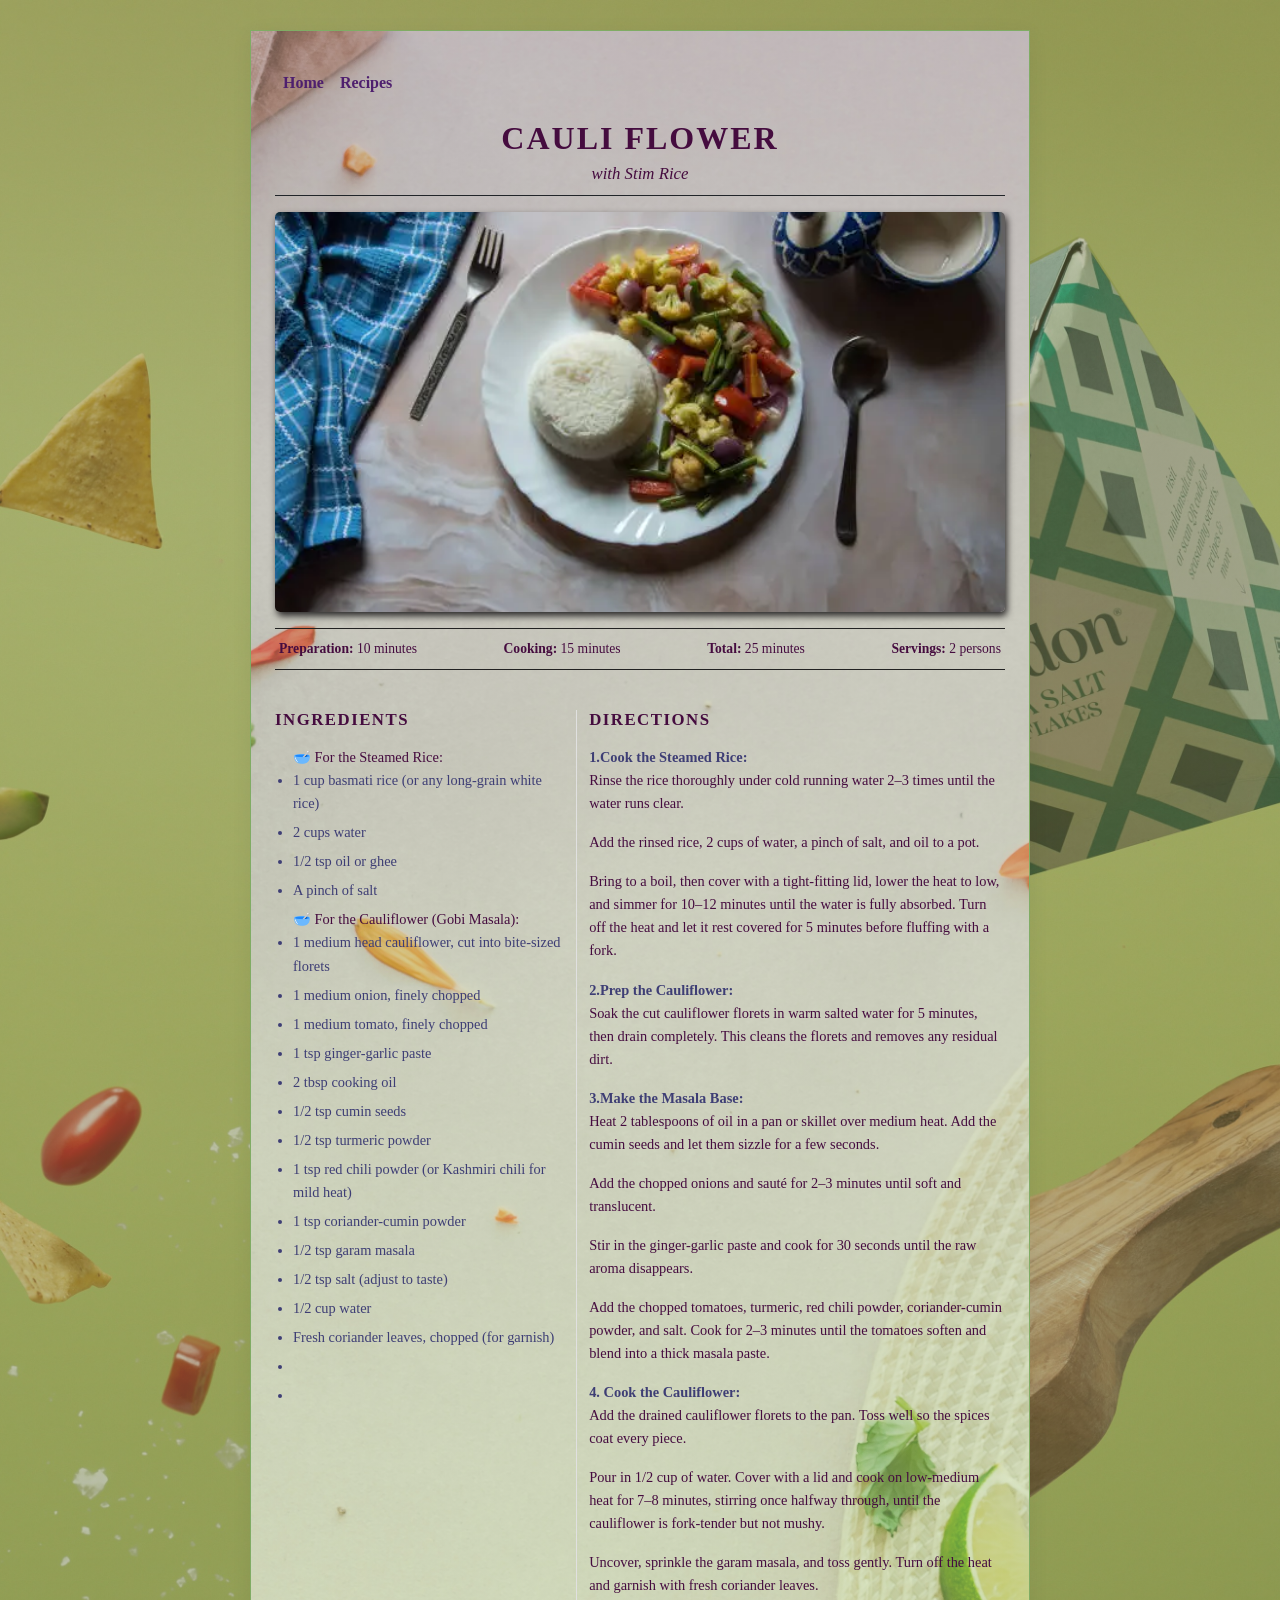
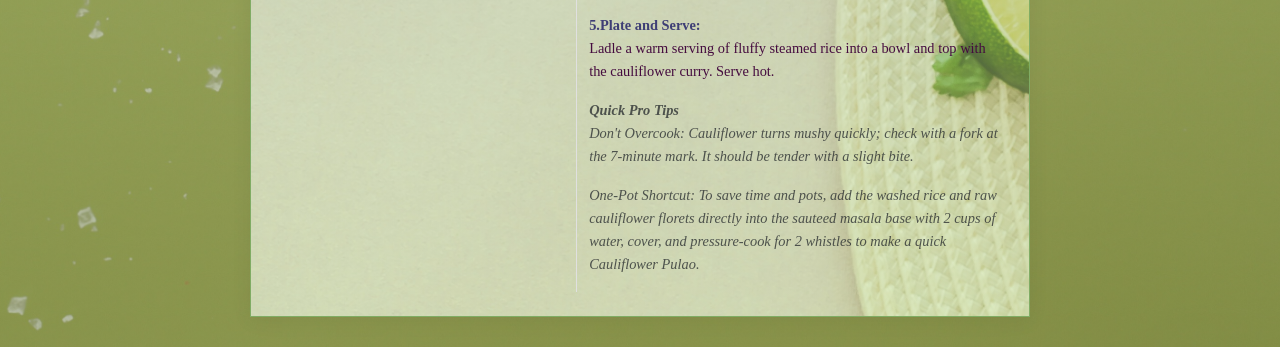
<file: PagesFolder/All Recipes page/Cauli Flower.html>
<!DOCTYPE html>
<html lang="en">
<head>
    <meta charset="UTF-8">
    <meta name="viewport" content="width=device-width, initial-scale=1.0">
         <!-- Bootstrap links -->
    <link href="https://cdn.jsdelivr.net/npm/bootstrap@5.0.2/dist/css/bootstrap.min.css" rel="stylesheet" integrity="sha384-EVSTQN3/azprG1Anm3QDgpJLIm9Nao0Yz1ztcQTwFspd3yD65VohhpuuCOmLASjC" crossorigin="anonymous">
    <link rel="stylesheet" href="https://cdn.jsdelivr.net/npm/bootstrap-icons@1.11.3/font/bootstrap-icons.min.css">
    <!-- CSS link -->
     <link rel="stylesheet" href="Cauli Flower.css">

    <title>Cauli Flower Recipe</title>
  
</head>
<body>
 
 <div class="recipe-wrapper">
         
        <!-- Main Card Section -->
        <div class="recipe-card">
             <nav class="navbar navbar-expand-lg ">
                <ul class="navbar-nav mb-2">
                    <li><a class="nav-link" href="/MealPlaner.html">Home</a></li>
                    <li><a class="nav-link" href="/PagesFolder/RecipesMealplaner.html">Recipes</a></li>
                </ul>
        </nav>  

            <!-- Title & Subtitle Header -->
            <div class="text-center position-relative pb-2 mb-3 border-bottom border-dark border-1">
                <h2 class="recipe-title mb-1 text-uppercase">Cauli Flower </h2>
                <div class="recipe-subtitle">with Stim Rice</div>
            </div>

            <!-- Recipe Hero Image -->
            <div class="text-center my-3">
                <img src="Cauli Flower with Stim Ric.webp" alt="Fluffy Fruit Pancakes" class="recipe-hero-img img-fluid">
            </div>

            <!-- Metadata Info Bar -->
            <div class="meta-bar d-flex flex-wrap justify-content-between align-items-center my-3 px-1">
                <div class="meta-item">
                    <strong>Preparation:</strong> 10 minutes
                </div>
                <div class="meta-item">
                    <strong>Cooking:</strong> 15 minutes
                </div>
                <div class="meta-item">
                    <strong>Total:</strong> 25 minutes
                </div>
                <div class="meta-item">
                    <strong> Servings:</strong>  2 persons
                </div>
            </div>

            <!-- Ingredients & Directions Row -->
            <div class="row g-4 content-box mt-1">

                <!-- Left Column: Ingredients -->
                <div class="col-md-5 border-right-divider">
                    <h5 class="section-head text-uppercase mb-3">Ingredients</h5>
                    <ul class="ingredients-list">
                    🥣 For the Steamed Rice:
                        <li>1 cup basmati rice (or any long-grain white rice)</li>
                        <li>2 cups water</li>
                        <li>1/2 tsp oil or ghee</li>
                        <li>A pinch of salt</li>
                    🥣 For the Cauliflower (Gobi Masala):
                        <li>1 medium head cauliflower, cut into bite-sized florets</li>
                        <li>1 medium onion, finely chopped</li>
                        <li>1 medium tomato, finely chopped</li>
                        <li>1 tsp ginger-garlic paste</li>
                        <li>2 tbsp cooking oil</li>
                        <li>1/2 tsp cumin seeds</li>
                        <li>1/2 tsp turmeric powder</li>
                        <li>1 tsp red chili powder (or Kashmiri chili for mild heat)</li>
                        <li>1 tsp coriander-cumin powder</li>
                        <li>1/2 tsp garam masala</li>
                        <li>1/2 tsp salt (adjust to taste)</li>
                        <li>1/2 cup water</li>
                        <li>Fresh coriander leaves, chopped (for garnish)</li>
                        <li></li>
                        <li></li>
                    </ul>
                </div>

                <!-- Right Column: Directions -->
                <div class="col-md-7">
                    <h5 class="section-head text-uppercase mb-3">Directions</h5>
                    
                    <div class="direction-step">
                        <strong>1.Cook the Steamed Rice:</strong> 
                        <p>Rinse the rice thoroughly under cold running water 2–3 times until the water runs clear.</p>
                        <p>Add the rinsed rice, 2 cups of water, a pinch of salt, and oil to a pot.</p>
                        <p>Bring to a boil, then cover with a tight-fitting lid, lower the heat to low, and simmer for 10–12 minutes until the water is fully absorbed. Turn off the heat and let it rest covered for 5 minutes before fluffing with a fork.</p>
                    </div>
                    <div class="direction-step">
                        <strong>2.Prep the Cauliflower:</strong>
                        <p>Soak the cut cauliflower florets in warm salted water for 5 minutes, then drain completely. This cleans the florets and removes any residual dirt.</p>
                    </div>
                    <div class="direction-step">
                        <strong>3.Make the Masala Base:</strong> 
                         <p>Heat 2 tablespoons of oil in a pan or skillet over medium heat. Add the cumin seeds and let them sizzle for a few seconds.</p>
                         <p>Add the chopped onions and sauté for 2–3 minutes until soft and translucent.</p>
                         <p>Stir in the ginger-garlic paste and cook for 30 seconds until the raw aroma disappears.</p>
                         <p>Add the chopped tomatoes, turmeric, red chili powder, coriander-cumin powder, and salt. Cook for 2–3 minutes until the tomatoes soften and blend into a thick masala paste.</p>
                    </div>
                    <div class="direction-step">
                        <strong>4. Cook the Cauliflower:</strong>
                       <p>Add the drained cauliflower florets to the pan. Toss well so the spices coat every piece.</p>
                       <p>Pour in 1/2 cup of water. Cover with a lid and cook on low-medium heat for 7–8 minutes, stirring once halfway through, until the cauliflower is fork-tender but not mushy.</p>
                       <p>Uncover, sprinkle the garam masala, and toss gently. Turn off the heat and garnish with fresh coriander leaves.</p>
                    </div>
                    <div class="direction-step">
                        <strong>5.Plate and Serve:</strong>
                        <p>Ladle a warm serving of fluffy steamed rice into a bowl and top with the cauliflower curry. Serve hot.</p>
                    </div>
                  
                    <div class="text-muted fst-italic mt-2">
                      <strong>Quick Pro Tips</strong>
                     <p>Don't Overcook: Cauliflower turns mushy quickly; check with a fork at the 7-minute mark. It should be tender with a slight bite.</p>
                     <p>One-Pot Shortcut: To save time and pots, add the washed rice and raw cauliflower florets directly into the sauteed masala base with 2 cups of water, cover, and pressure-cook for 2 whistles to make a quick Cauliflower Pulao.</p>
                    </div>
                </div>

            </div>

        </div>

    </div>   


     <!-- Bootstrap ni javascript links -->
 <script src="https://cdn.jsdelivr.net/npm/@popperjs/core@2.9.2/dist/umd/popper.min.js" integrity="sha384-IQsoLXl5PILFhosVNubq5LC7Qb9DXgDA9i+tQ8Zj3iwWAwPtgFTxbJ8NT4GN1R8p" crossorigin="anonymous"></script>
 <script src="https://cdn.jsdelivr.net/npm/bootstrap@5.0.2/dist/js/bootstrap.min.js" integrity="sha384-cVKIPhGWiC2Al4u+LWgxfKTRIcfu0JTxR+EQDz/bgldoEyl4H0zUF0QKbrJ0EcQF" crossorigin="anonymous"></script>
   
</body>
</html>
</file>
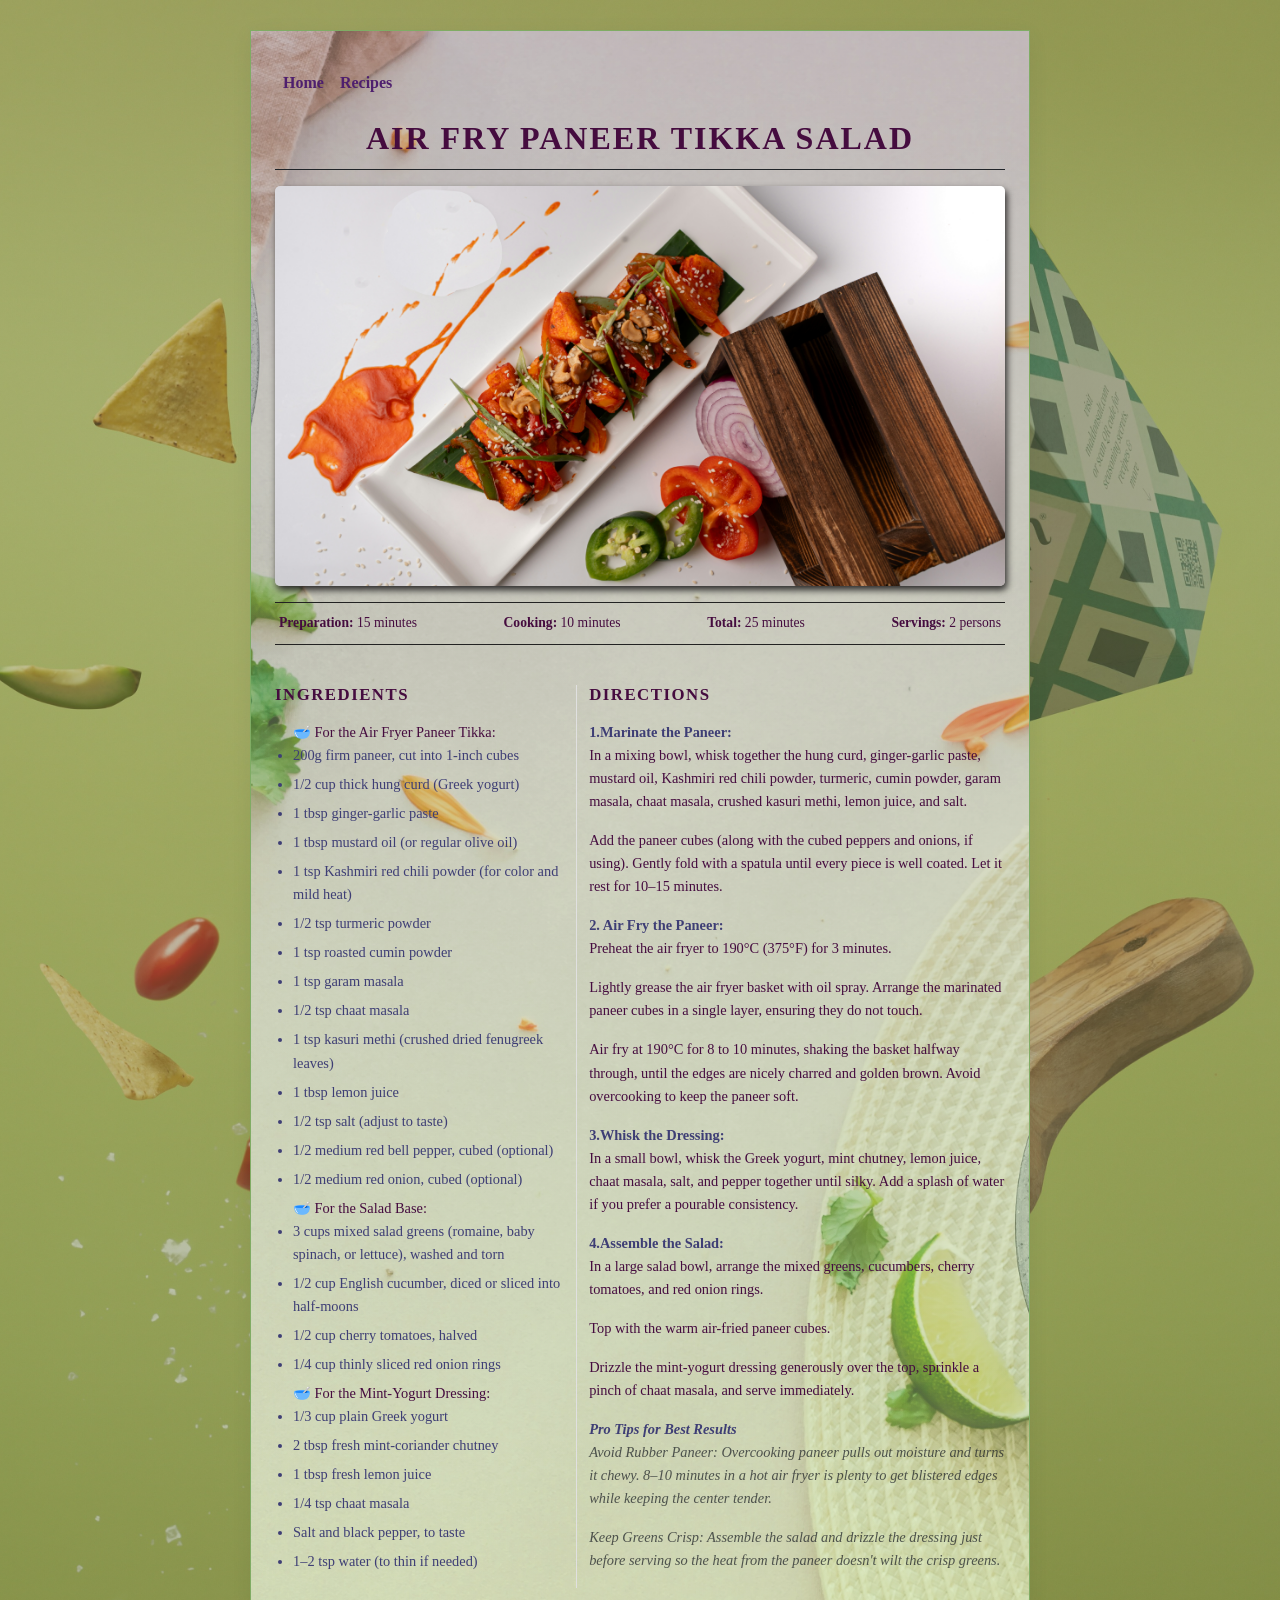
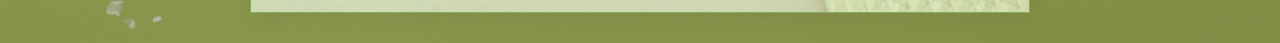
<file: PagesFolder/All Recipes page/Fry Paneer.html>
<!DOCTYPE html>
<html lang="en">
<head>
    <meta charset="UTF-8">
    <meta name="viewport" content="width=device-width, initial-scale=1.0">
         <!-- Bootstrap links -->
    <link href="https://cdn.jsdelivr.net/npm/bootstrap@5.0.2/dist/css/bootstrap.min.css" rel="stylesheet" integrity="sha384-EVSTQN3/azprG1Anm3QDgpJLIm9Nao0Yz1ztcQTwFspd3yD65VohhpuuCOmLASjC" crossorigin="anonymous">
    <link rel="stylesheet" href="https://cdn.jsdelivr.net/npm/bootstrap-icons@1.11.3/font/bootstrap-icons.min.css">
    <!-- CSS link -->
     <link rel="stylesheet" href="Fry Paneer.css">

    <title>Air Fryer Paneer Tikka Recipe</title>
  
</head>
<body>
 
 <div class="recipe-wrapper">
       
          
        <!-- Main Card Section -->
        <div class="recipe-card">
            <nav class="navbar navbar-expand-lg ">
                <ul class="navbar-nav mb-2">
                    <li><a class="nav-link" href="/MealPlaner.html">Home</a></li>
                    <li><a class="nav-link" href="/PagesFolder/RecipesMealplaner.html">Recipes</a></li>
                </ul>
        </nav>  

            <!-- Title & Subtitle Header -->
            <div class="text-center position-relative pb-2 mb-3 border-bottom border-dark border-1">
                <h2 class="recipe-title mb-1 text-uppercase">Air Fry Paneer Tikka Salad </h2>
            </div>

            <!-- Recipe Hero Image -->
            <div class="text-center my-3">
                <img src="Air-Fryer Paneer Tikka & Salad (2).jpg" alt="Fluffy Fruit Pancakes" class="recipe-hero-img img-fluid">
            </div>

            <!-- Metadata Info Bar -->
            <div class="meta-bar d-flex flex-wrap justify-content-between align-items-center my-3 px-1">
                <div class="meta-item">
                    <strong>Preparation:</strong> 15 minutes
                </div>
                <div class="meta-item">
                    <strong>Cooking:</strong> 10 minutes
                </div>
                <div class="meta-item">
                    <strong>Total:</strong> 25 minutes
                </div>
                <div class="meta-item">
                    <strong> Servings:</strong>  2 persons
                </div>
            </div>

            <!-- Ingredients & Directions Row -->
            <div class="row g-4 content-box mt-1">

                <!-- Left Column: Ingredients -->
                <div class="col-md-5 border-right-divider">
                    <h5 class="section-head text-uppercase mb-3">Ingredients</h5>
                    <ul class="ingredients-list">
                        🥣 For the Air Fryer Paneer Tikka:
                        <li>200g firm paneer, cut into 1-inch cubes</li>
                        <li>1/2 cup thick hung curd (Greek yogurt)</li>
                        <li>1 tbsp ginger-garlic paste</li>
                        <li>1 tbsp mustard oil (or regular olive oil)</li>
                        <li>1 tsp Kashmiri red chili powder (for color and mild heat)</li>
                        <li>1/2 tsp turmeric powder</li>
                        <li>1 tsp roasted cumin powder</li>
                        <li>1 tsp garam masala</li>
                        <li>1/2 tsp chaat masala</li>
                        <li>1 tsp kasuri methi (crushed dried fenugreek leaves)</li>
                        <li>1 tbsp lemon juice</li>
                        <li>1/2 tsp salt (adjust to taste)</li>
                        <li>1/2 medium red bell pepper, cubed (optional)</li>
                        <li>1/2 medium red onion, cubed (optional)</li>
                        🥣 For the Salad Base:
                        <li>3 cups mixed salad greens (romaine, baby spinach, or lettuce), washed and torn</li>
                        <li>1/2 cup English cucumber, diced or sliced into half-moons</li>
                        <li>1/2 cup cherry tomatoes, halved</li>
                        <li>1/4 cup thinly sliced red onion rings</li>
                        🥣 For the Mint-Yogurt Dressing:
                        <li>1/3 cup plain Greek yogurt</li>
                        <li>2 tbsp fresh mint-coriander chutney</li>
                        <li>1 tbsp fresh lemon juice</li>
                        <li>1/4 tsp chaat masala</li>
                        <li>Salt and black pepper, to taste</li>
                        <li>1–2 tsp water (to thin if needed)</li>
                    </ul>
                </div>

                <!-- Right Column: Directions -->
                <div class="col-md-7">
                    <h5 class="section-head text-uppercase mb-3">Directions</h5>
                    
                    <div class="direction-step">
                        <strong>1.Marinate the Paneer:</strong> 
                        <p>In a mixing bowl, whisk together the hung curd, ginger-garlic paste, mustard oil, Kashmiri red chili powder, turmeric, cumin powder, garam masala, chaat masala, crushed kasuri methi, lemon juice, and salt.</p>
                        <p>Add the paneer cubes (along with the cubed peppers and onions, if using). Gently fold with a spatula until every piece is well coated. Let it rest for 10–15 minutes.</p>
                    </div>
                    <div class="direction-step">
                        <strong>2. Air Fry the Paneer:</strong>
                         <p>Preheat the air fryer to 190°C (375°F) for 3 minutes.</p>
                         <p>Lightly grease the air fryer basket with oil spray. Arrange the marinated paneer cubes in a single layer, ensuring they do not touch.</p>
                         <p>Air fry at 190°C for 8 to 10 minutes, shaking the basket halfway through, until the edges are nicely charred and golden brown. Avoid overcooking to keep the paneer soft.</p>
                    </div>
                    <div class="direction-step">
                        <strong>3.Whisk the Dressing:</strong> 
                        <p>In a small bowl, whisk the Greek yogurt, mint chutney, lemon juice, chaat masala, salt, and pepper together until silky. Add a splash of water if you prefer a pourable consistency.</p>
                    <div class="direction-step">
                        <strong>4.Assemble the Salad:</strong>
                        <p>In a large salad bowl, arrange the mixed greens, cucumbers, cherry tomatoes, and red onion rings.</p>
                        <p>Top with the warm air-fried paneer cubes.</p>
                        <p>Drizzle the mint-yogurt dressing generously over the top, sprinkle a pinch of chaat masala, and serve immediately.</p>
                    </div>
                  
                    <div class="text-muted fst-italic mt-2">
                      <strong> Pro Tips for Best Results</strong>
                      <p>Avoid Rubber Paneer: Overcooking paneer pulls out moisture and turns it chewy. 8–10 minutes in a hot air fryer is plenty to get blistered edges while keeping the center tender.</p>
                      <p>Keep Greens Crisp: Assemble the salad and drizzle the dressing just before serving so the heat from the paneer doesn't wilt the crisp greens.</p>
                    </div>
                </div>

            </div>

        </div>

    </div>   


     <!-- Bootstrap ni javascript links -->
 <script src="https://cdn.jsdelivr.net/npm/@popperjs/core@2.9.2/dist/umd/popper.min.js" integrity="sha384-IQsoLXl5PILFhosVNubq5LC7Qb9DXgDA9i+tQ8Zj3iwWAwPtgFTxbJ8NT4GN1R8p" crossorigin="anonymous"></script>
 <script src="https://cdn.jsdelivr.net/npm/bootstrap@5.0.2/dist/js/bootstrap.min.js" integrity="sha384-cVKIPhGWiC2Al4u+LWgxfKTRIcfu0JTxR+EQDz/bgldoEyl4H0zUF0QKbrJ0EcQF" crossorigin="anonymous"></script>
   
</body>
</html>
</file>
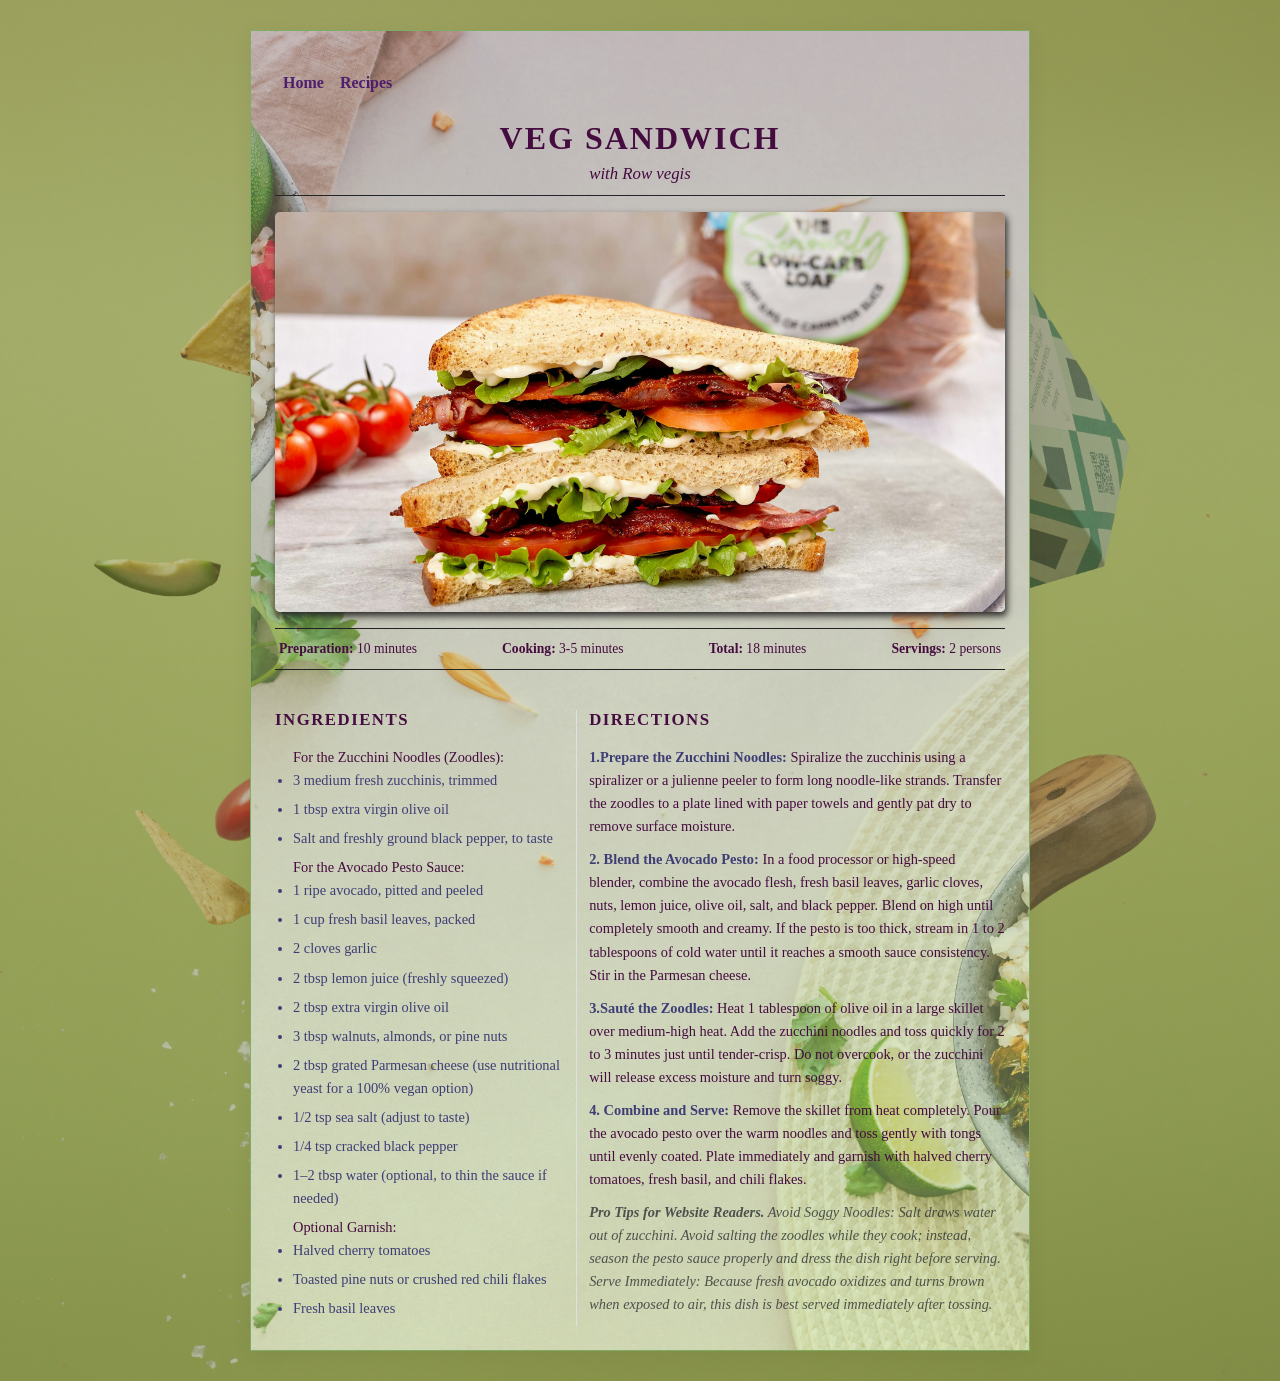
<file: PagesFolder/All Recipes page/Veg Sandwich.html>
<!DOCTYPE html>
<html lang="en">
<head>
    <meta charset="UTF-8">
    <meta name="viewport" content="width=device-width, initial-scale=1.0">
         <!-- Bootstrap links -->
    <link href="https://cdn.jsdelivr.net/npm/bootstrap@5.0.2/dist/css/bootstrap.min.css" rel="stylesheet" integrity="sha384-EVSTQN3/azprG1Anm3QDgpJLIm9Nao0Yz1ztcQTwFspd3yD65VohhpuuCOmLASjC" crossorigin="anonymous">
    <link rel="stylesheet" href="https://cdn.jsdelivr.net/npm/bootstrap-icons@1.11.3/font/bootstrap-icons.min.css">
    <!-- CSS link -->
     <link rel="stylesheet" href="Veg Sandwich.css">

    <title>Veg Sandwich Recipe</title>
  
</head>
<body>
 
 <div class="recipe-wrapper">
        
           
        <!-- Main Card Section -->
        <div class="recipe-card">

             <nav class="navbar navbar-expand-lg ">
                <ul class="navbar-nav mb-2">
                    <li><a class="nav-link" href="/MealPlaner.html">Home</a></li>
                    <li><a class="nav-link" href="/PagesFolder/RecipesMealplaner.html">Recipes</a></li>
                </ul>
        </nav>

            <!-- Title & Subtitle Header -->
            <div class="text-center position-relative pb-2 mb-3 border-bottom border-dark border-1">
                <h2 class="recipe-title mb-1 text-uppercase">Veg Sandwich  </h2>
                <div class="recipe-subtitle">with Row vegis</div>
            </div>

            <!-- Recipe Hero Image -->
            <div class="text-center my-3">
                <img src="sendwich.jpg" alt="Fluffy Fruit Pancakes" class="recipe-hero-img img-fluid">
            </div>

            <!-- Metadata Info Bar -->
            <div class="meta-bar d-flex flex-wrap justify-content-between align-items-center my-3 px-1">
                <div class="meta-item">
                    <strong>Preparation:</strong> 10 minutes
                </div>
                <div class="meta-item">
                    <strong>Cooking:</strong> 3-5 minutes
                </div>
                <div class="meta-item">
                    <strong>Total:</strong> 18 minutes
                </div>
                <div class="meta-item">
                    <strong> Servings:</strong>  2 persons
                </div>
            </div>

            <!-- Ingredients & Directions Row -->
            <div class="row g-4 content-box mt-1">

                <!-- Left Column: Ingredients -->
                <div class="col-md-5 border-right-divider">
                    <h5 class="section-head text-uppercase mb-3">Ingredients</h5>
                    <ul class="ingredients-list">
                        For the Zucchini Noodles (Zoodles):
                        <li>3 medium fresh zucchinis, trimmed</li>
                        <li>1 tbsp extra virgin olive oil</li>
                        <li>Salt and freshly ground black pepper, to taste</li>
                       For the Avocado Pesto Sauce: 
                        <li>1 ripe avocado, pitted and peeled</li>
                        <li>1 cup fresh basil leaves, packed</li>
                        <li>2 cloves garlic</li>
                        <li>2 tbsp lemon juice (freshly squeezed)</li>
                        <li>2 tbsp extra virgin olive oil</li>
                        <li>3 tbsp walnuts, almonds, or pine nuts</li>
                        <li>2 tbsp grated Parmesan cheese (use nutritional yeast for a 100% vegan option)</li>
                        <li>1/2 tsp sea salt (adjust to taste)</li>
                        <li>1/4 tsp cracked black pepper</li>
                        <li>1–2 tbsp water (optional, to thin the sauce if needed)</li>
                        Optional Garnish:
                        <li>Halved cherry tomatoes</li>
                        <li>Toasted pine nuts or crushed red chili flakes</li>
                        <li>Fresh basil leaves</li>
                    </ul>
                </div>

                <!-- Right Column: Directions -->
                <div class="col-md-7">
                    <h5 class="section-head text-uppercase mb-3">Directions</h5>
                    
                    <div class="direction-step">
                        <strong>1.Prepare the Zucchini Noodles:</strong> 
                        Spiralize the zucchinis using a spiralizer or a julienne peeler to form long noodle-like strands.
                        Transfer the zoodles to a plate lined with paper towels and gently pat dry to remove surface moisture.
                    </div>
                    <div class="direction-step">
                        <strong>2. Blend the Avocado Pesto:</strong>
                         In a food processor or high-speed blender, combine the avocado flesh, fresh basil leaves, garlic cloves, nuts, lemon juice, olive oil, salt, and black pepper.
                         Blend on high until completely smooth and creamy. If the pesto is too thick, stream in 1 to 2 tablespoons of cold water until it reaches a smooth sauce consistency. 
                         Stir in the Parmesan cheese.
                    </div>
                    <div class="direction-step">
                        <strong>3.Sauté the Zoodles:</strong> 
                        Heat 1 tablespoon of olive oil in a large skillet over medium-high heat.
                        Add the zucchini noodles and toss quickly for 2 to 3 minutes just until tender-crisp. Do not overcook, or the zucchini will release excess moisture and turn soggy.
                    </div>
                    <div class="direction-step">
                        <strong>4. Combine and Serve:</strong>
                        Remove the skillet from heat completely.
                        Pour the avocado pesto over the warm noodles and toss gently with tongs until evenly coated.
                        Plate immediately and garnish with halved cherry tomatoes, fresh basil, and chili flakes.
                    </div>
                  
                    <div class="text-muted fst-italic mt-2">
                      <strong> Pro Tips for Website Readers.</strong>
                      Avoid Soggy Noodles: Salt draws water out of zucchini. Avoid salting the zoodles while they cook; instead, season the pesto sauce properly and dress the dish right before serving.
                      Serve Immediately: Because fresh avocado oxidizes and turns brown when exposed to air, this dish is best served immediately after tossing.
                    </div>
                </div>

            </div>

        </div>

    </div>   


     <!-- Bootstrap ni javascript links -->
 <script src="https://cdn.jsdelivr.net/npm/@popperjs/core@2.9.2/dist/umd/popper.min.js" integrity="sha384-IQsoLXl5PILFhosVNubq5LC7Qb9DXgDA9i+tQ8Zj3iwWAwPtgFTxbJ8NT4GN1R8p" crossorigin="anonymous"></script>
 <script src="https://cdn.jsdelivr.net/npm/bootstrap@5.0.2/dist/js/bootstrap.min.js" integrity="sha384-cVKIPhGWiC2Al4u+LWgxfKTRIcfu0JTxR+EQDz/bgldoEyl4H0zUF0QKbrJ0EcQF" crossorigin="anonymous"></script>
   
</body>
</html>
</file>
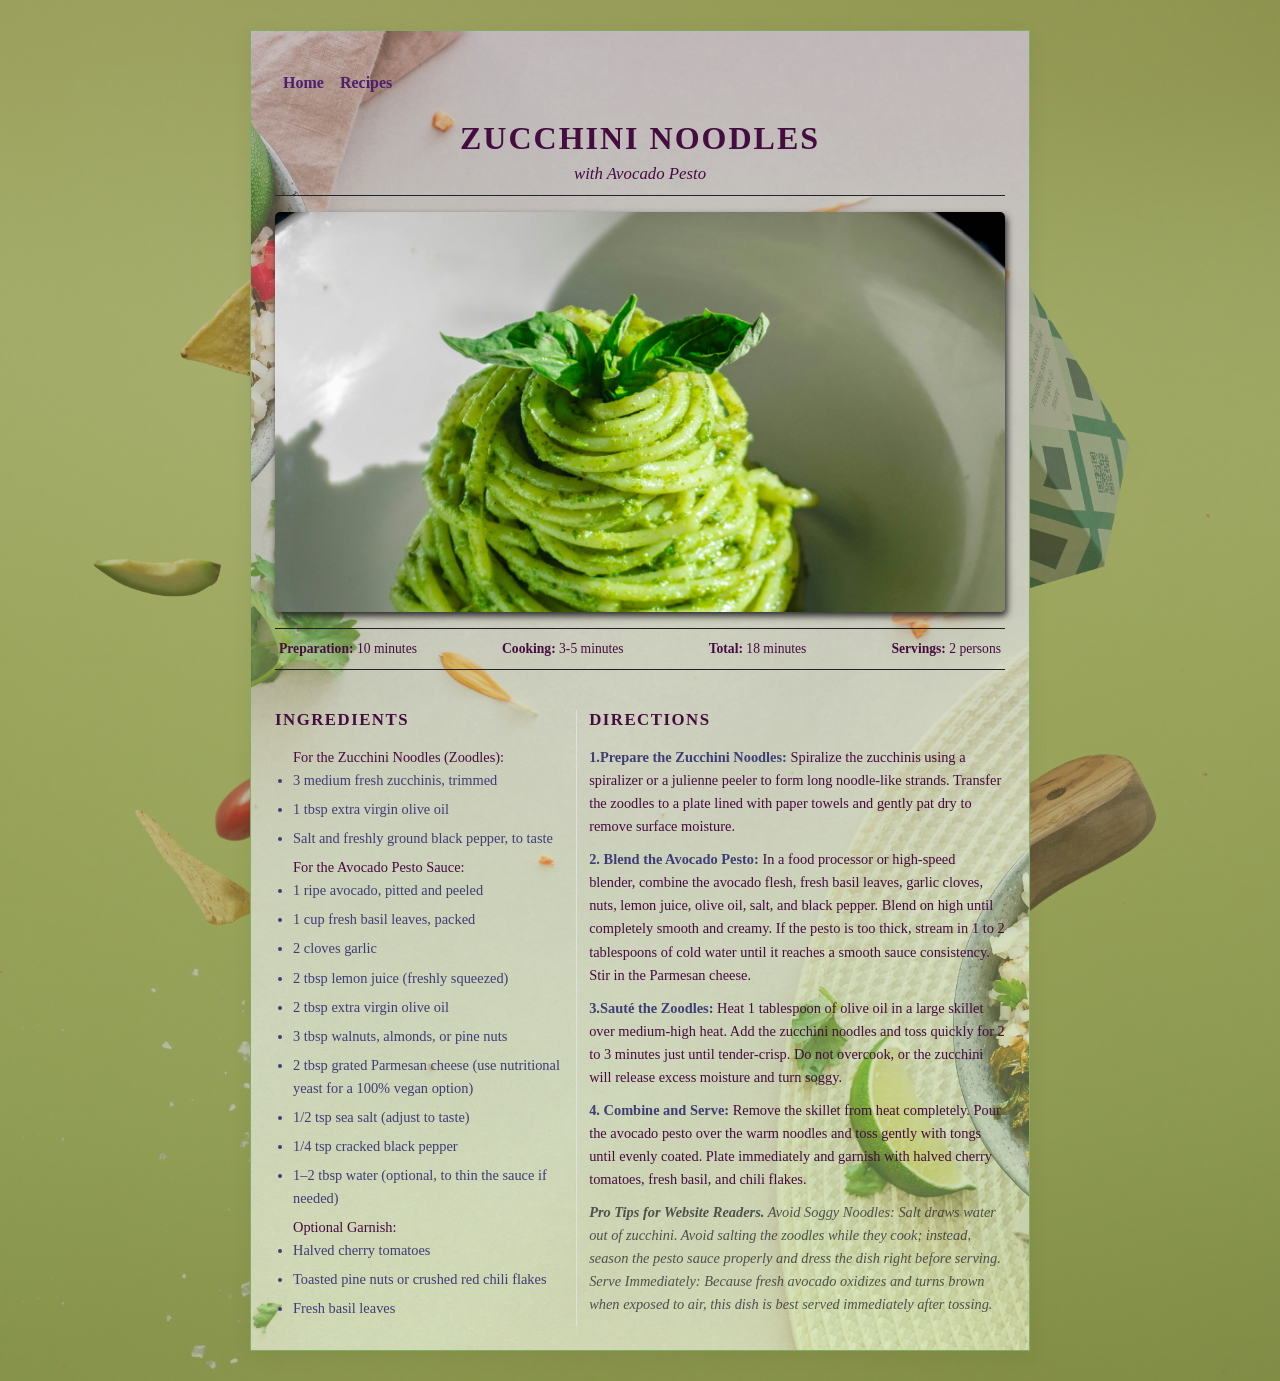
<file: PagesFolder/All Recipes page/Zuc Noodles.html>
<!DOCTYPE html>
<html lang="en">
<head>
    <meta charset="UTF-8">
    <meta name="viewport" content="width=device-width, initial-scale=1.0">
         <!-- Bootstrap links -->
    <link href="https://cdn.jsdelivr.net/npm/bootstrap@5.0.2/dist/css/bootstrap.min.css" rel="stylesheet" integrity="sha384-EVSTQN3/azprG1Anm3QDgpJLIm9Nao0Yz1ztcQTwFspd3yD65VohhpuuCOmLASjC" crossorigin="anonymous">
    <link rel="stylesheet" href="https://cdn.jsdelivr.net/npm/bootstrap-icons@1.11.3/font/bootstrap-icons.min.css">
    <!-- CSS link -->
     <link rel="stylesheet" href="Zuc Noodles.css">

    <title>Zucchini Noodles with Avocado Pesto Recipe</title>
  
</head>
<body>
 
 <div class="recipe-wrapper">
        
           
        <!-- Main Card Section -->
        <div class="recipe-card">

            <nav class="navbar navbar-expand-lg ">
                <ul class="navbar-nav mb-2">
                    <li><a class="nav-link" href="/MealPlaner.html">Home</a></li>
                    <li><a class="nav-link" href="/PagesFolder/RecipesMealplaner.html">Recipes</a></li>
                </ul>
        </nav> 

            <!-- Title & Subtitle Header -->
            <div class="text-center position-relative pb-2 mb-3 border-bottom border-dark border-1">
                <h2 class="recipe-title mb-1 text-uppercase">Zucchini Noodles </h2>
                <div class="recipe-subtitle">with Avocado Pesto</div>
            </div>

            <!-- Recipe Hero Image -->
            <div class="text-center my-3">
                <img src="noodle.jpg" alt="Fluffy Fruit Pancakes" class="recipe-hero-img img-fluid">
            </div>

            <!-- Metadata Info Bar -->
            <div class="meta-bar d-flex flex-wrap justify-content-between align-items-center my-3 px-1">
                <div class="meta-item">
                    <strong>Preparation:</strong> 10 minutes
                </div>
                <div class="meta-item">
                    <strong>Cooking:</strong> 3-5 minutes
                </div>
                <div class="meta-item">
                    <strong>Total:</strong> 18 minutes
                </div>
                <div class="meta-item">
                    <strong> Servings:</strong>  2 persons
                </div>
            </div>

            <!-- Ingredients & Directions Row -->
            <div class="row g-4 content-box mt-1">

                <!-- Left Column: Ingredients -->
                <div class="col-md-5 border-right-divider">
                    <h5 class="section-head text-uppercase mb-3">Ingredients</h5>
                    <ul class="ingredients-list">
                        For the Zucchini Noodles (Zoodles):
                        <li>3 medium fresh zucchinis, trimmed</li>
                        <li>1 tbsp extra virgin olive oil</li>
                        <li>Salt and freshly ground black pepper, to taste</li>
                       For the Avocado Pesto Sauce: 
                        <li>1 ripe avocado, pitted and peeled</li>
                        <li>1 cup fresh basil leaves, packed</li>
                        <li>2 cloves garlic</li>
                        <li>2 tbsp lemon juice (freshly squeezed)</li>
                        <li>2 tbsp extra virgin olive oil</li>
                        <li>3 tbsp walnuts, almonds, or pine nuts</li>
                        <li>2 tbsp grated Parmesan cheese (use nutritional yeast for a 100% vegan option)</li>
                        <li>1/2 tsp sea salt (adjust to taste)</li>
                        <li>1/4 tsp cracked black pepper</li>
                        <li>1–2 tbsp water (optional, to thin the sauce if needed)</li>
                        Optional Garnish:
                        <li>Halved cherry tomatoes</li>
                        <li>Toasted pine nuts or crushed red chili flakes</li>
                        <li>Fresh basil leaves</li>
                    </ul>
                </div>

                <!-- Right Column: Directions -->
                <div class="col-md-7">
                    <h5 class="section-head text-uppercase mb-3">Directions</h5>
                    
                    <div class="direction-step">
                        <strong>1.Prepare the Zucchini Noodles:</strong> 
                        Spiralize the zucchinis using a spiralizer or a julienne peeler to form long noodle-like strands.
                        Transfer the zoodles to a plate lined with paper towels and gently pat dry to remove surface moisture.
                    </div>
                    <div class="direction-step">
                        <strong>2. Blend the Avocado Pesto:</strong>
                         In a food processor or high-speed blender, combine the avocado flesh, fresh basil leaves, garlic cloves, nuts, lemon juice, olive oil, salt, and black pepper.
                         Blend on high until completely smooth and creamy. If the pesto is too thick, stream in 1 to 2 tablespoons of cold water until it reaches a smooth sauce consistency. 
                         Stir in the Parmesan cheese.
                    </div>
                    <div class="direction-step">
                        <strong>3.Sauté the Zoodles:</strong> 
                        Heat 1 tablespoon of olive oil in a large skillet over medium-high heat.
                        Add the zucchini noodles and toss quickly for 2 to 3 minutes just until tender-crisp. Do not overcook, or the zucchini will release excess moisture and turn soggy.
                    </div>
                    <div class="direction-step">
                        <strong>4. Combine and Serve:</strong>
                        Remove the skillet from heat completely.
                        Pour the avocado pesto over the warm noodles and toss gently with tongs until evenly coated.
                        Plate immediately and garnish with halved cherry tomatoes, fresh basil, and chili flakes.
                    </div>
                  
                    <div class="text-muted fst-italic mt-2">
                      <strong> Pro Tips for Website Readers.</strong>
                      Avoid Soggy Noodles: Salt draws water out of zucchini. Avoid salting the zoodles while they cook; instead, season the pesto sauce properly and dress the dish right before serving.
                      Serve Immediately: Because fresh avocado oxidizes and turns brown when exposed to air, this dish is best served immediately after tossing.
                    </div>
                </div>

            </div>

        </div>

    </div>   


     <!-- Bootstrap ni javascript links -->
 <script src="https://cdn.jsdelivr.net/npm/@popperjs/core@2.9.2/dist/umd/popper.min.js" integrity="sha384-IQsoLXl5PILFhosVNubq5LC7Qb9DXgDA9i+tQ8Zj3iwWAwPtgFTxbJ8NT4GN1R8p" crossorigin="anonymous"></script>
 <script src="https://cdn.jsdelivr.net/npm/bootstrap@5.0.2/dist/js/bootstrap.min.js" integrity="sha384-cVKIPhGWiC2Al4u+LWgxfKTRIcfu0JTxR+EQDz/bgldoEyl4H0zUF0QKbrJ0EcQF" crossorigin="anonymous"></script>
   
</body>
</html>
</file>
<file: index.css>
/* Google Font ni css linkd kariyu che */
@import url('https://fonts.googleapis.com/css2?family=Archivo+Black&family=Dancing+Script:wght@400..700&family=Oswald:wght@200..700&family=Playfair+Display:ital,wght@0,400..900;1,400..900&family=Playwrite+ID:wght@100..400&family=Valley+Sans:ital,wght@0,100..900;1,100..900&family=Yuyu+Short&display=swap');

        :root{
    --dark-col:#450C3F;
    --mideam-col:#caf062;
    --Prima-col:#F5FBDA;
    --light-col:#D9EFBD;
   --green-col:#597928;
   --lightgreen-col:#91AC67;
}
body{
    min-height: 100vh;
    margin: 0;
    display: flex;
    align-items: center;
    justify-content: center;
    background: linear-gradient(rgba(139, 124, 124, 0.45), rgba(193, 219, 133, 0.45)), 
                        url('hero\ section\ img\ \(3\).jpg') no-repeat center ;
   background-size:cover;
    
}
.login-card{
    width: 100%;
    max-width: 420px;
    border-radius: 20px;
    backdrop-filter: blur(1px);
    padding: 30px 35px;
    box-shadow: 0 10px 30px rgba(0, 0, 0, 0.3);
   border: 1px solid rgba(255, 255, 255, 0.5);
}
.login-card img{
    width: 50px;
    height: 50px;
}
.login-card h3{
    color: var(--dark-col);
}
.login-btn{
    width: 100%;
    background-color: var(--green-col);
    color: var(--Prima-col);
    font-weight: bold;
    transition: all 0.3s ease;
}
.login-btn:hover {
    background-color:var(--lightgreen-col);
    color: var(--dark-col);
 }
 .form-control:focus {
            border-color:var(--green-col);
            box-shadow:0 10px 30px var(--mideam-col);
        }
</file>
<file: MealPlaner.css>
/* Google Font ni css linkd kariyu che */
@import url('https://fonts.googleapis.com/css2?family=Archivo+Black&family=Dancing+Script:wght@400..700&family=Oswald:wght@200..700&family=Playfair+Display:ital,wght@0,400..900;1,400..900&family=Playwrite+ID:wght@100..400&family=Valley+Sans:ital,wght@0,100..900;1,100..900&family=Yuyu+Short&display=swap');


*{
    margin: 0;
    padding: 0;
    box-sizing: border-box;
     font-family: "Valley Sans", sans-serif;
}
/* ama blu puperl color type che */
:root{
    --nav-color:#98E8DE;
    --text-col:#3E3E75;
    --bolder-text-col:#4E1F6E;
    --mid-dark-col:#45A9A9;
}
/* aama Green and crem sed par colors che */
:root{
    --dark-col:#450C3F;
    --mideam-col:#caf062;
    --Prima-col:#F5FBDA;
    --light-col:#D9EFBD;
   --green-col:#597928;
   --lightgreen-col:#91AC67;
}
/* scroll karva thi jatkomari nahi jay pam dheere thi niche scroll kare te mate */
html {
    scroll-behavior: smooth;
}

/* Fixed navbar હોવાને લીધે હેડિંગ કપાઈ ન જાય તે માટે offset */
section {
    scroll-margin-top: 80px;
}

/* Navbar Background */
.bg-color{
    background-color: var(--mideam-col);
    
   
}
/*  Logo Text Color */
.navbar-dark .navbar-brand{
     color:var(--dark-col) ;
}
.navbar .navbar-brand:hover{
    color:var(--dark-col);
}
/*Menu Links Color */
.navbar-dark .navbar-nav .nav-link{
    color:var(--dark-col) ;
}

/* Hover Effect right side menu mate(Mouse lay jav tyare color badlay) */
.navbar-dark .navbar-nav .nav-link:hover{
    color: var(--Prima-col);
    text-decoration:underline;
}

/* Jyare screen small thay tyare navbar ma right side 3 line vadu box dekhadva mate */
.navbar .navbar-toggler{
    border: 2px solid var(--dark-col);
}

.dropdown-menu .dropdown-item{
    color: var(--dark-col);
    text-decoration: underline;
    cursor: pointer;
}

/* hero section start styling */

/* padding thi navbar ni niche image aave jo padding nahi lagaviye ti image navber na top ma tuch thai jase */
.hero{
    padding-top: 15px;
    margin: 0;
   
}

/* Slider image ni height aur fit */
.carousel-img{
    display: block;
    width: 100%;
    height: 80vh;
    min-height: 450px;
    object-fit:cover;
    
}
/* image uper na h1 and p text ne proprliy center karva mate */
.carousel-caption{
    color: var(--dark-col);
    top: 10%;
    bottom: 0;
    left: 10%;
    right: 40%;
    align-items: flex-start;
    text-align: left;
}

.carousel-caption h2{
    font-weight: 700;
    text-shadow: 5px 5px 4px rgba(0, 0, 0, 0.5);
    
}
.carousel-caption p{
    font-size: 1.25rem;
    font-weight: 500;
    max-width: 650px;
    text-shadow: 0 1px 8px rgba(0, 0, 0, 0.5);
}
/* slidbar ma middel ma button che teni style aapva */
.carousel-caption a{
    border-radius: 10px;
    font-size: 1rem;
    font-weight: 500;
    color: var(--light-col);
    background-color: var(--text-col);
    transition: 1s;
}
.carousel-caption a:hover{
    color: var(--light-col);
    background-color: var(--bolder-text-col);
     transform: scale(0.9,0.9);
     opacity: 0.8;
     box-shadow: 3px 4px 5px black;
}

/* hero card section styling start */

/* populor recipces ni left right line mate ni style */
.line{
    width: 180px;
    border: 1px solid var(--dark-col);
}
/* populor no font color cheng karva mate */
.linefont{
    color: var(--dark-col);
}

/* recipes card style */
.card{
    width: 300px;
    border-radius: 10px;
    border: 1px solid rgb(179, 174, 174);
    box-shadow: 4px 4px 5px rgb(210, 224, 224);

}
.card img{
    width: 100%;
    height: 280px;
    border-radius: 10px;
}
.card .btn{
    border-radius: 8px;
    font-size: 1rem;
    font-weight: 500;
    color: var(--dark-col);
    background-color: var(--mideam-col);
    transition: transform 0.3s ease;
}
.card a:hover{
     transform: scale(1.08);
    
}
/* third section  */
 #about-section, #contact-section{
    background-color: var(--lightgreen-col);
    color: var(--dark-col);
}
.login-btn{
    width: 100%;
    background-color: var(--light-col);
    color: var(--dark-col);
    font-weight: bold;
    transition: all 0.3s ease;
}
.login-btn:hover {
    background-color:var(--mideam-col);
    color: var(--dark-col);
 }



/* fourth section style icon with hading text */

.icon-circle{
        height: 80px;
        width: 80px;
        padding: auto;
        background-color:#e8f5e9;
        color: #5f8132;
        border-radius: 50%;
        display: flex;
        align-items: center;
        justify-content: center;
        font-size: 40px;
        flex-shrink: 0;
}
/* responsive karva mate */
@media(min-width: 992px){
    .border-end-lg{
        border-right: 2px solid #e9ecef;
    }
    
}
@media(max-width:390px){
   .card{
     
     display: flex;
     justify-content: space-between;
     align-items: center;

   }
}

/* footer style */

/* footer background mate */
.custom-footer{
    background-color: var(--mideam-col);
    color: var(--dark-col);

}
/* link ni bottom space mate */
.footer-links li{
    margin-bottom: 6px;
}

/* footer link ma hover and color mate */
.footer-links a{
    color: var(--dark-col);
    text-decoration: none;
    font-size: 1rem;
    transition: all 0.3s ease-in;
}
.footer-links a:hover{
    color: var(--mid-dark-col);
    padding-left: 6px;
}
/* social icon hover animation */
.social-icons a{
    color: var(--dark-col);
    display: inline-block;
    transition: transform 0.2s ease, color 0.2s ease;
    opacity: 0.85;
}
.social-icons a:hover{
    transform: translateY(-3px);
    color: var(--Prima-col);
    opacity: 1;
}
</file>
<file: PagesFolder/RecipesMealplaner.css>
/* Google Font ni css linkd kariyu che */
@import url('https://fonts.googleapis.com/css2?family=Archivo+Black&family=Dancing+Script:wght@400..700&family=Oswald:wght@200..700&family=Playfair+Display:ital,wght@0,400..900;1,400..900&family=Playwrite+ID:wght@100..400&family=Valley+Sans:ital,wght@0,100..900;1,100..900&family=Yuyu+Short&display=swap');


*{
    margin: 0;
    padding: 0;
    box-sizing: border-box;
     font-family: "Valley Sans", sans-serif;
}
/* ama blu puperl color type che */
/* :root{
    --nav-color:#98E8DE;
    --text-col:#3E3E75;
    --bolder-text-col:#4E1F6E;
    --mid-dark-col:#45A9A9;
} */
/* aama Green and crem sed par colors che */
:root{
    --dark-col:#450C3F;
    --mideam-col:#caf062;
    --Prima-col:#F5FBDA;
    --light-col:#D9EFBD;
}
:root{
     --brown-col:#6E3511;
    --green-col:#597928;
    --lightgreen-col:#91AC67;
    --peachlight-col:#FCECD8;
}
body{
    background-color: var(--peachlight-col);
}

/* navbar */
.navbar{
    background-color: var(--green-col);
}
.navbar-brand img{
    width:40px;
    color: var(--dark-col);
}

    /* navbar band ma logo pachi ancher tag aapel che aetle tema hover karva thi color cheng thay to te aem ne ame j dekhay aetle  */
.navbar-brand:hover{
    color: var(--dark-col);
    
}

/*Menu Links Color */
 .navbar-brand, .nav-link{
    color:var(--dark-col) ;
    
    
}

/* Hover Effect right side menu mate(Mouse lay jav tyare color badlay) */
 .navbar-nav, .nav-link:hover{
    color: var(--light-col);
    text-decoration:underline;
}
/* Jyare screen small thay tyare navbar ma right side 3 line vadu box dekhadva mate */
.navbar .navbar-toggler{
    border: 2px solid var(--dark-col);
}
/* Small screen / Mobile mate vadhu margin aapo */
@media (max-width: 991px) {
    .recipe-header {
        margin-top: 85px;
    }
}



/* Recipes page mate simple extra styling */
        .recipe-header {
            background-color: var(--light-col);
            color: var(--dark-col);
            border-bottom: 1px solid #e9ecef;
            padding: 40px 0;
            margin-top: 70px;
        }
        .recipe-card img {
            height: 220px;
            object-fit: cover;
        }
        .recipe-card{
            color: var(--dark-col);
        }
        .recipe-badge {
            font-size: 0.8rem;
        }


    /* footer style     */
    .custom-footer img{
        width:35px;
    }
    .custom-footer{
        background-color: var(--lightgreen-col);
        color: var(--dark-col);
    }
</file>
<file: PagesFolder/RegistrationForm.css>
/* Google Font ni css linkd kariyu che */
@import url('https://fonts.googleapis.com/css2?family=Archivo+Black&family=Dancing+Script:wght@400..700&family=Oswald:wght@200..700&family=Playfair+Display:ital,wght@0,400..900;1,400..900&family=Playwrite+ID:wght@100..400&family=Valley+Sans:ital,wght@0,100..900;1,100..900&family=Yuyu+Short&display=swap');


*{
    margin: 0;
    padding: 0;
    box-sizing: border-box;
     font-family: "Valley Sans", sans-serif;
}
/* ama blu puperl color type che */
:root{
    --nav-color:#98E8DE;
    --text-col:#3E3E75;
    --bolder-text-col:#4E1F6E;
    --mid-dark-col:#45A9A9;
}
/* aama Green and crem sed par colors che */
:root{
    --dark-col:#450C3F;
    --mideam-col:#caf062;
    --Prima-col:#F5FBDA;
    --light-col:#D9EFBD;
   --green-col:#597928;
   --lightgreen-col:#91AC67;
}

body {
            background-color:whitesmoke;
            color: var(--dark-col);
            min-height: 100vh;
            display: flex;
            align-items: center;
            justify-content: center;
            padding: 10px 10px;
           
        }

/* Main Outer Box */
.register-container {
    background-color: var(--light-col);
    border-radius: 20px;
    overflow: hidden;
    box-shadow: 0 3px 10px rgb(68, 49, 49);
    max-width: 1200px;
    width: 100%;
} 
/* Left Side Image Div */
.img-side {
    background:linear-gradient(rgba(179, 95, 187, 0.45), rgba(134, 117, 211, 0.45)),
     url("form\ food\ img\ \(1\).jpg") no-repeat center ;
    background-size: cover;
    min-height: 100%;
}
/* Right Side Form Div */
 
 .form-side img{
    height: 50px;
    width: 50px; 
    object-fit: cover;
   
 }

.form-select option{
    background-color: var(--lightgreen-col);
    color: var(--dark-col);
}
/* last button style */
 .submit-btn {
     background-color:var(--green-col);
     color:var(--light-col);
     font-weight: 600;
     border-radius: 30px;
     padding: 10px;
     transition: all 0.3s ease;
     }
 .submit-btn:hover {
     background-color: var(--lightgreen-col);
     color: var(--dark-col);
     }

   .home-btn{
     background-color:transparent;
     color:var(--dark-col);
     border: 2px solid var(--green-col);
     font-weight: 600;
     border-radius: 30px;
     padding: 10px;
     text-align: center;
     transition: all 0.3s ease;
    text-decoration:none;
   }   
.home-btn:hover {
    background-color: var(--green-col);
    color: var(--light-col);
    text-decoration: none; /* Hover vakhte pan underline na aave */
}
</file>
<file: PagesFolder/ShoppingMealplaner.css>
/* Google Font ni css linkd kariyu che */
@import url('https://fonts.googleapis.com/css2?family=Archivo+Black&family=Dancing+Script:wght@400..700&family=Oswald:wght@200..700&family=Playfair+Display:ital,wght@0,400..900;1,400..900&family=Playwrite+ID:wght@100..400&family=Valley+Sans:ital,wght@0,100..900;1,100..900&family=Yuyu+Short&display=swap');


*{
    margin: 0;
    padding: 0;
    box-sizing: border-box;
     font-family: "Valley Sans", sans-serif;
}
/* ama blu puperl color type che */
:root{
    --nav-color:#98E8DE;
    --text-col:#3E3E75;
    --bolder-text-col:#4E1F6E;
    --mid-dark-col:#45A9A9;
}
/* aama Green and crem sed par colors che */
:root{
    --dark-col:#450C3F;
    --mideam-col:#caf062;
    --Prima-col:#F5FBDA;
    --light-col:#D9EFBD;
}
:root{
     --brown-col:#6E3511;
    --green-col:#597928;
    --lightgreen-col:#91AC67;
    --peachlight-col:#FCECD8;
 }


.navbar{
    background-color: var(--green-col);
}

.navbar-brand img{
    width:40px;
    color: var(--dark-col);
}
/* Navbar Brand (Logo Name) Color */
.navbar .navbar-brand {
    color: var(--Prima-col); 
}

/* Menu Links Color */
.navbar .navbar-nav .nav-link {
    color: var(--Prima-col) 
}

/* Active Link Color (જે પેજ ખુલ્લું હોય તે) */
.navbar .navbar-nav .nav-link.active {
    color: var(--mideam-col)
}

/* Hover Effect (માઉસ લઈ જાવ ત્યારે) */
.navbar .navbar-nav .nav-link:hover {
    color: var(--light-col) ;
    text-decoration: underline;
}

.shopping-header {
            background-color: var(--mideam-col);
            color: var(--dark-col);
            border-bottom: 1px solid #e9ecef;
            padding: 45px 0;
            margin-top: 75px;
        }

        .list-card {
            background-color: #ffffff;
            border-radius: 12px;
            border: 1px solid #e0e0e0;
        }

        .list-group-item {
            border: none;
            border-bottom: 1px solid #f1f1f1;
            padding: 12px 16px;
        }

        .list-group-item:last-child {
            border-bottom: none;
        }

        .form-check-input:checked {
            background-color: var(--green-col);
            border-color: var(--green-col);
        }

        .category-badge {
            background-color: var(--light-col);
            color: var(--dark-col);
            font-weight: 600;
        }

        @media (max-width: 991px) {
            .shopping-header {
                margin-top: 85px;
            }
        }
/* footer style     */
    .custom-footer img{
        width:35px;
    }
    .custom-footer{
        background-color: var(--lightgreen-col);
        color: var(--dark-col);
    }
</file>
<file: PagesFolder/All Recipes page/Cauli Flower.css>
/* Google Font ni css linkd kariyu che */
@import url('https://fonts.googleapis.com/css2?family=Archivo+Black&family=Dancing+Script:wght@400..700&family=Oswald:wght@200..700&family=Playfair+Display:ital,wght@0,400..900;1,400..900&family=Playwrite+ID:wght@100..400&family=Valley+Sans:ital,wght@0,100..900;1,100..900&family=Yuyu+Short&display=swap');


*{
    margin: 0;
    padding: 0;
    box-sizing: border-box;
    font-family: "Edu QLD Hand", cursive;
}
/* ama blu puperl color type che */
:root{
    --nav-color:#98E8DE;
    --text-col:#3E3E75;
    --bolder-text-col:#4E1F6E;
    --mid-dark-col:#45A9A9;
}
/* aama Green and crem sed par colors che */
:root{
    --dark-col:#450C3F;
    --mideam-col:#caf062;
    --Prima-col:#F5FBDA;
    --light-col:#D9EFBD;
   --green-col:#597928;
   --lightgreen-col:#91AC67;
}
/* scroll karva thi jatkomari nahi jay pam dheere thi niche scroll kare te mate */
html {
    scroll-behavior: smooth;
}


body {
      background: linear-gradient(rgba(127, 128, 79, 0.45), rgba(120, 133, 90, 0.45)), 
                        url(/PagesFolder/hero\ section\ img\ \(5\).jpg) no-repeat center ;
      background-size:cover;
      font-family: 'Poppins', sans-serif;
     color: var(--dark-col);
     padding: 30px 15px;
 }

 /* Outer Container */
 .recipe-wrapper {
     max-width: 780px;
     margin: 0 auto;
     background-color: transparent;
 }

        /* Menu Links Color */
.navbar .navbar-nav .nav-link {
    color: var(--bolder-text-col);
    font-weight: 600;
    font-size: 1rem;
}

/* Active Link Color (જે પેજ ખુલ્લું હોય તે) */
.navbar .navbar-nav{
    color: var(--Prima-col)
}


/* Hover Effect (માઉસ લઈ જાવ ત્યારે) */
.navbar .navbar-nav .nav-link:hover {
    color: var(--green-col) ;
    text-decoration:none;
}

 /* Main Card Container */
        .recipe-card {
             background: linear-gradient(rgba(139, 124, 124, 0.45), rgba(193, 219, 133, 0.45)), 
                        url(/hero\ section\ img\ \(3\).jpg) no-repeat center ;
            background-size:cover;
            border: 1px solid #80ac64;
            box-shadow: 0 4px 20px rgba(0, 0, 0, 0.06);
            padding: 24px;
        }

        /* Header Style */
        .recipe-title {
            letter-spacing: 2px;
            font-weight: 700;
            color: var(--dark-col);
        }

        .recipe-subtitle {
            font-style: italic;
            color: var(--dark-col);
            font-size: 1.05rem;
        }


        /* Image Style */
        .recipe-hero-img {
            width: 100%;
            max-height: 400px;
            object-fit: cover;
            border-radius: 5px;
            box-shadow: 2px 4px 7px rgb(43, 41, 41);
        }

        /* Timing & Info Bar */
        .meta-bar {
            border-top: 1.5px solid #222222;
            border-bottom: 1.5px solid #222222;
            font-size: 0.85rem;
            padding: 10px 0;
        }

        .meta-item strong {
            color: var(--dark-col);
        }

        /* Section Headings */
        .section-head {
            letter-spacing: 1.5px;
            font-weight: 700;
            font-size: 1.05rem;
            color: var(--dark-col);
        }

        /* Ingredients & Directions Section */
        .content-box {
            font-size: 0.90rem;
            line-height: 1.6;
        }

        .border-right-divider {
            border-right: 1px solid #e0e0e0;
        }

        .ingredients-list {
            list-style-type: disc;
            padding-left: 18px;
            margin-bottom: 0;
        }

        .ingredients-list li {
            margin-bottom: 6px;
            color: var(--text-col);
        }

        /* Directions */
        .direction-step {
            margin-bottom: 10px;
            color: var(--dark-col);
        }

        .direction-step strong {
            color:var(--text-col);
        }

        @media (max-width: 767px) {
            .border-right-divider {
                border-right: none;
                border-bottom: 1px solid #e0e0e0;
                padding-bottom: 15px;
                margin-bottom: 15px;
            }
        }
</file>
<file: PagesFolder/All Recipes page/Fry Paneer.css>
/* Google Font ni css linkd kariyu che */
@import url('https://fonts.googleapis.com/css2?family=Archivo+Black&family=Dancing+Script:wght@400..700&family=Oswald:wght@200..700&family=Playfair+Display:ital,wght@0,400..900;1,400..900&family=Playwrite+ID:wght@100..400&family=Valley+Sans:ital,wght@0,100..900;1,100..900&family=Yuyu+Short&display=swap');


*{
    margin: 0;
    padding: 0;
    box-sizing: border-box;
    font-family: "Edu QLD Hand", cursive;
}
/* ama blu puperl color type che */
:root{
    --nav-color:#98E8DE;
    --text-col:#3E3E75;
    --bolder-text-col:#4E1F6E;
    --mid-dark-col:#45A9A9;
}
/* aama Green and crem sed par colors che */
:root{
    --dark-col:#450C3F;
    --mideam-col:#caf062;
    --Prima-col:#F5FBDA;
    --light-col:#D9EFBD;
   --green-col:#597928;
   --lightgreen-col:#91AC67;
}
/* scroll karva thi jatkomari nahi jay pam dheere thi niche scroll kare te mate */
html {
    scroll-behavior: smooth;
}


body {
      background: linear-gradient(rgba(127, 128, 79, 0.45), rgba(120, 133, 90, 0.45)), 
                        url(/PagesFolder/hero\ section\ img\ \(5\).jpg) no-repeat center ;
      background-size:cover;
      font-family: 'Poppins', sans-serif;
     color: var(--dark-col);
     padding: 30px 15px;
 }

 /* Outer Container */
 .recipe-wrapper {
     max-width: 780px;
     margin: 0 auto;
     background-color: transparent;
 }

        /* Menu Links Color */
.navbar .navbar-nav .nav-link {
    color: var(--bolder-text-col);
    font-weight: 600;
    font-size: 1rem;
}

/* Active Link Color (જે પેજ ખુલ્લું હોય તે) */
.navbar .navbar-nav{
    color: var(--Prima-col)
}


/* Hover Effect (માઉસ લઈ જાવ ત્યારે) */
.navbar .navbar-nav .nav-link:hover {
    color: var(--green-col) ;
    text-decoration:none;
}

 /* Main Card Container */
        .recipe-card {
             background: linear-gradient(rgba(139, 124, 124, 0.45), rgba(193, 219, 133, 0.45)), 
                        url(/hero\ section\ img\ \(3\).jpg) no-repeat center ;
            background-size:cover;
            border: 1px solid #80ac64;
            box-shadow: 0 4px 20px rgba(0, 0, 0, 0.06);
            padding: 24px;
        }

        /* Header Style */
        .recipe-title {
            letter-spacing: 2px;
            font-weight: 700;
            color: var(--dark-col);
        }

        .recipe-subtitle {
            font-style: italic;
            color: var(--dark-col);
            font-size: 1.05rem;
        }


        /* Image Style */
        .recipe-hero-img {
            width: 100%;
            max-height: 400px;
            object-fit: cover;
            border-radius: 5px;
            box-shadow: 2px 4px 7px rgb(43, 41, 41);
        }

        /* Timing & Info Bar */
        .meta-bar {
            border-top: 1.5px solid #222222;
            border-bottom: 1.5px solid #222222;
            font-size: 0.85rem;
            padding: 10px 0;
        }

        .meta-item strong {
            color: var(--dark-col);
        }

        /* Section Headings */
        .section-head {
            letter-spacing: 1.5px;
            font-weight: 700;
            font-size: 1.05rem;
            color: var(--dark-col);
        }

        /* Ingredients & Directions Section */
        .content-box {
            font-size: 0.90rem;
            line-height: 1.6;
        }

        .border-right-divider {
            border-right: 1px solid #e0e0e0;
        }

        .ingredients-list {
            list-style-type: disc;
            padding-left: 18px;
            margin-bottom: 0;
        }

        .ingredients-list li {
            margin-bottom: 6px;
            color: var(--text-col);
        }

        /* Directions */
        .direction-step {
            margin-bottom: 10px;
            color: var(--dark-col);
        }

        .direction-step strong {
            color:var(--text-col);
        }

        @media (max-width: 767px) {
            .border-right-divider {
                border-right: none;
                border-bottom: 1px solid #e0e0e0;
                padding-bottom: 15px;
                margin-bottom: 15px;
            }
        }
</file>
<file: PagesFolder/All Recipes page/Veg Sandwich.css>
/* Google Font ni css linkd kariyu che */
@import url('https://fonts.googleapis.com/css2?family=Archivo+Black&family=Dancing+Script:wght@400..700&family=Oswald:wght@200..700&family=Playfair+Display:ital,wght@0,400..900;1,400..900&family=Playwrite+ID:wght@100..400&family=Valley+Sans:ital,wght@0,100..900;1,100..900&family=Yuyu+Short&display=swap');


*{
    margin: 0;
    padding: 0;
    box-sizing: border-box;
    font-family: "Edu QLD Hand", cursive;
}
/* ama blu puperl color type che */
:root{
    --nav-color:#98E8DE;
    --text-col:#3E3E75;
    --bolder-text-col:#4E1F6E;
    --mid-dark-col:#45A9A9;
}
/* aama Green and crem sed par colors che */
:root{
    --dark-col:#450C3F;
    --mideam-col:#caf062;
    --Prima-col:#F5FBDA;
    --light-col:#D9EFBD;
   --green-col:#597928;
   --lightgreen-col:#91AC67;
}
/* scroll karva thi jatkomari nahi jay pam dheere thi niche scroll kare te mate */
html {
    scroll-behavior: smooth;
}


body {
      background: linear-gradient(rgba(127, 128, 79, 0.45), rgba(120, 133, 90, 0.45)), 
                        url(/PagesFolder/hero\ section\ img\ \(5\).jpg) no-repeat center ;
      background-size:cover;
      font-family: 'Poppins', sans-serif;
     color: var(--dark-col);
     padding: 30px 15px;
 }

 /* Outer Container */
 .recipe-wrapper {
     max-width: 780px;
     margin: 0 auto;
     background-color: transparent;
 }
        /* Menu Links Color */
.navbar .navbar-nav .nav-link {
    color: var(--bolder-text-col);
    font-weight: 600;
    font-size: 1rem;
}

/* Active Link Color (જે પેજ ખુલ્લું હોય તે) */
.navbar .navbar-nav{
    color: var(--Prima-col)
}


/* Hover Effect (માઉસ લઈ જાવ ત્યારે) */
.navbar .navbar-nav .nav-link:hover {
    color: var(--green-col) ;
    text-decoration:none;
}

 /* Main Card Container */
        .recipe-card {
             background: linear-gradient(rgba(139, 124, 124, 0.45), rgba(193, 219, 133, 0.45)), 
                        url(/hero\ section\ img\ \(3\).jpg) no-repeat center ;
            background-size:cover;
            border: 1px solid #80ac64;
            box-shadow: 0 4px 20px rgba(0, 0, 0, 0.06);
            padding: 24px;
        }

        /* Header Style */
        .recipe-title {
            letter-spacing: 2px;
            font-weight: 700;
            color: var(--dark-col);
        }

        .recipe-subtitle {
            font-style: italic;
            color: var(--dark-col);
            font-size: 1.05rem;
        }


        /* Image Style */
        .recipe-hero-img {
            width: 100%;
            max-height: 400px;
            object-fit: cover;
            border-radius: 5px;
            box-shadow: 2px 4px 7px rgb(43, 41, 41);
        }

        /* Timing & Info Bar */
        .meta-bar {
            border-top: 1.5px solid #222222;
            border-bottom: 1.5px solid #222222;
            font-size: 0.85rem;
            padding: 10px 0;
        }

        .meta-item strong {
            color: var(--dark-col);
        }

        /* Section Headings */
        .section-head {
            letter-spacing: 1.5px;
            font-weight: 700;
            font-size: 1.05rem;
            color: var(--dark-col);
        }

        /* Ingredients & Directions Section */
        .content-box {
            font-size: 0.90rem;
            line-height: 1.6;
        }

        .border-right-divider {
            border-right: 1px solid #e0e0e0;
        }

        .ingredients-list {
            list-style-type: disc;
            padding-left: 18px;
            margin-bottom: 0;
        }

        .ingredients-list li {
            margin-bottom: 6px;
            color: var(--text-col);
        }

        /* Directions */
        .direction-step {
            margin-bottom: 10px;
            color: var(--dark-col);
        }

        .direction-step strong {
            color:var(--text-col);
        }

        @media (max-width: 767px) {
            .border-right-divider {
                border-right: none;
                border-bottom: 1px solid #e0e0e0;
                padding-bottom: 15px;
                margin-bottom: 15px;
            }
        }
</file>
<file: PagesFolder/All Recipes page/Zuc Noodles.css>
/* Google Font ni css linkd kariyu che */
@import url('https://fonts.googleapis.com/css2?family=Archivo+Black&family=Dancing+Script:wght@400..700&family=Oswald:wght@200..700&family=Playfair+Display:ital,wght@0,400..900;1,400..900&family=Playwrite+ID:wght@100..400&family=Valley+Sans:ital,wght@0,100..900;1,100..900&family=Yuyu+Short&display=swap');


*{
    margin: 0;
    padding: 0;
    box-sizing: border-box;
    font-family: "Edu QLD Hand", cursive;
}
/* ama blu puperl color type che */
:root{
    --nav-color:#98E8DE;
    --text-col:#3E3E75;
    --bolder-text-col:#4E1F6E;
    --mid-dark-col:#45A9A9;
}
/* aama Green and crem sed par colors che */
:root{
    --dark-col:#450C3F;
    --mideam-col:#caf062;
    --Prima-col:#F5FBDA;
    --light-col:#D9EFBD;
   --green-col:#597928;
   --lightgreen-col:#91AC67;
}
/* scroll karva thi jatkomari nahi jay pam dheere thi niche scroll kare te mate */
html {
    scroll-behavior: smooth;
}


body {
      background: linear-gradient(rgba(127, 128, 79, 0.45), rgba(120, 133, 90, 0.45)), 
                        url(/PagesFolder/hero\ section\ img\ \(5\).jpg) no-repeat center ;
      background-size:cover;
      font-family: 'Poppins', sans-serif;
     color: var(--dark-col);
     padding: 30px 15px;
 }

 /* Outer Container */
 .recipe-wrapper {
     max-width: 780px;
     margin: 0 auto;
     background-color: transparent;
 }
        /* Menu Links Color */
.navbar .navbar-nav .nav-link {
    color: var(--bolder-text-col);
    font-weight: 600;
    font-size: 1rem;
}

/* Active Link Color (જે પેજ ખુલ્લું હોય તે) */
.navbar .navbar-nav{
    color: var(--Prima-col)
}


/* Hover Effect (માઉસ લઈ જાવ ત્યારે) */
.navbar .navbar-nav .nav-link:hover {
    color: var(--green-col) ;
    text-decoration:none;
}

 /* Main Card Container */
        .recipe-card {
             background: linear-gradient(rgba(139, 124, 124, 0.45), rgba(193, 219, 133, 0.45)), 
                        url(/hero\ section\ img\ \(3\).jpg) no-repeat center ;
            background-size:cover;
            border: 1px solid #80ac64;
            box-shadow: 0 4px 20px rgba(0, 0, 0, 0.06);
            padding: 24px;
        }

        /* Header Style */
        .recipe-title {
            letter-spacing: 2px;
            font-weight: 700;
            color: var(--dark-col);
        }

        .recipe-subtitle {
            font-style: italic;
            color: var(--dark-col);
            font-size: 1.05rem;
        }


        /* Image Style */
        .recipe-hero-img {
            width: 100%;
            max-height: 400px;
            object-fit: cover;
            border-radius: 5px;
            box-shadow: 2px 4px 7px rgb(43, 41, 41);
        }

        /* Timing & Info Bar */
        .meta-bar {
            border-top: 1.5px solid #222222;
            border-bottom: 1.5px solid #222222;
            font-size: 0.85rem;
            padding: 10px 0;
        }

        .meta-item strong {
            color: var(--dark-col);
        }

        /* Section Headings */
        .section-head {
            letter-spacing: 1.5px;
            font-weight: 700;
            font-size: 1.05rem;
            color: var(--dark-col);
        }

        /* Ingredients & Directions Section */
        .content-box {
            font-size: 0.90rem;
            line-height: 1.6;
        }

        .border-right-divider {
            border-right: 1px solid #e0e0e0;
        }

        .ingredients-list {
            list-style-type: disc;
            padding-left: 18px;
            margin-bottom: 0;
        }

        .ingredients-list li {
            margin-bottom: 6px;
            color: var(--text-col);
        }

        /* Directions */
        .direction-step {
            margin-bottom: 10px;
            color: var(--dark-col);
        }

        .direction-step strong {
            color:var(--text-col);
        }

        @media (max-width: 767px) {
            .border-right-divider {
                border-right: none;
                border-bottom: 1px solid #e0e0e0;
                padding-bottom: 15px;
                margin-bottom: 15px;
            }
        }
</file>
